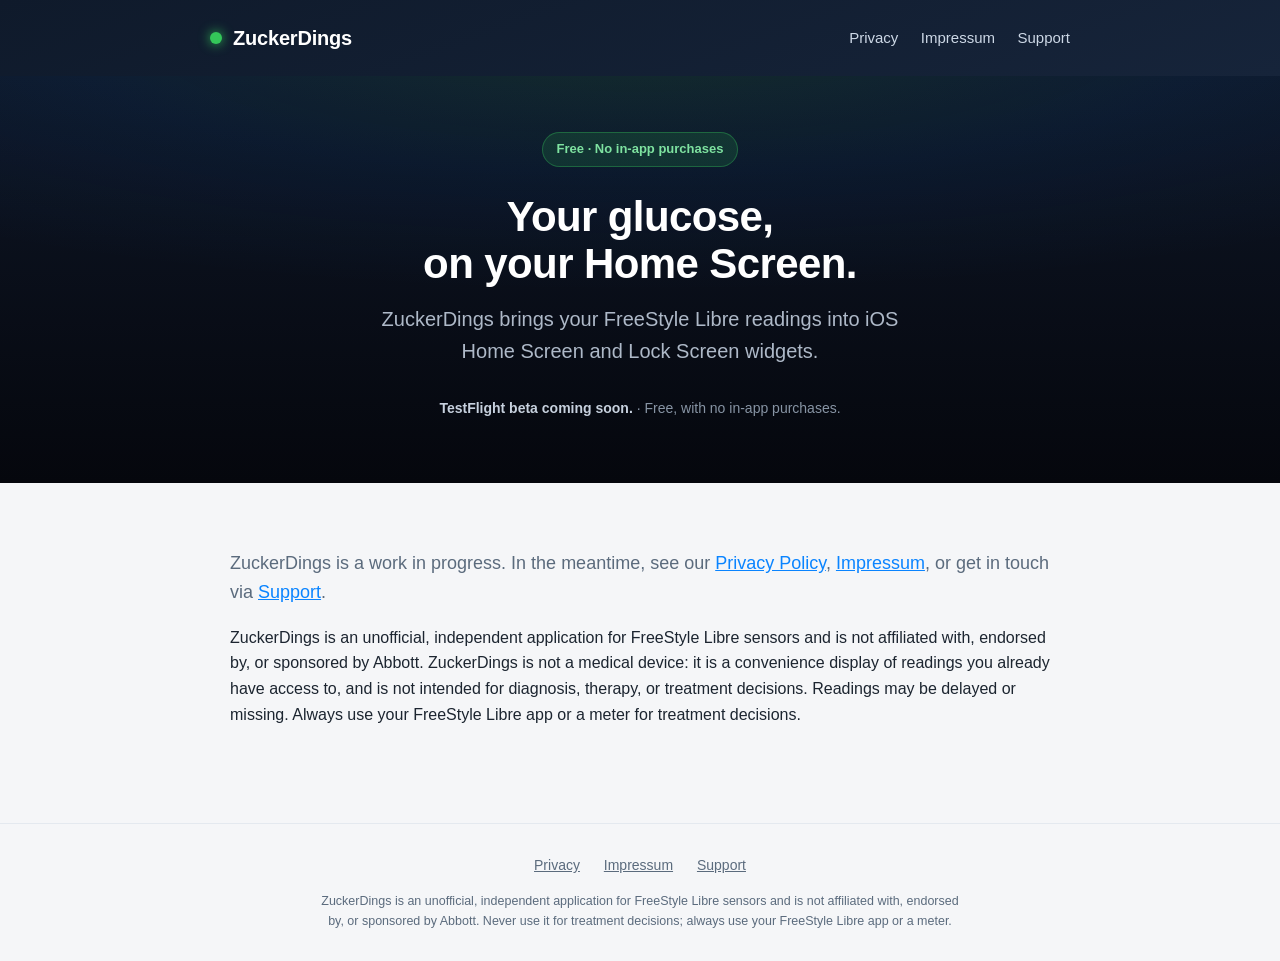
<file: index.html>
<!doctype html>
<html lang="en">
<head>
  <meta charset="utf-8">
  <meta name="viewport" content="width=device-width, initial-scale=1">
  <title>ZuckerDings: Glucose on your Home Screen</title>
  <meta name="description" content="ZuckerDings puts your FreeStyle Libre glucose readings into iOS Home Screen and Lock Screen widgets. Free, no in-app purchases.">

  <link rel="icon" type="image/png" sizes="64x64" href="assets/favicon-64.png">
  <link rel="apple-touch-icon" href="assets/apple-touch-icon.png">
  <link rel="stylesheet" href="style.css">

  <meta property="og:type" content="website">
  <meta property="og:title" content="ZuckerDings: Glucose on your Home Screen">
  <meta property="og:description" content="Your FreeStyle Libre glucose readings, right on your iOS Home Screen and Lock Screen widgets.">
  <meta property="og:image" content="assets/icon.png">
  <meta property="og:url" content="https://zuckerdings.poschenrieder.io/">
  <meta name="twitter:card" content="summary">
</head>
<body>
  <header class="site">
    <div class="wrap">
      <a class="brand" href="./"><span class="dot"></span> ZuckerDings</a>
      <nav class="site">
        <a href="privacy/">Privacy</a>
        <a href="impressum/">Impressum</a>
        <a href="support/">Support</a>
      </nav>
    </div>
  </header>

  <section class="hero">
    <div class="inner">
      <span class="pill">Free · No in-app purchases</span>

      <h1>Your glucose,<br>on your Home Screen.</h1>
      <p class="tag">ZuckerDings brings your FreeStyle Libre readings into iOS Home Screen and Lock Screen widgets.</p>

      <!-- TESTFLIGHT: replace with <a href="https://testflight.apple.com/join/XXXXXXXX">Join the TestFlight beta</a> once the public link exists -->
      <p class="store-note"><strong>TestFlight beta coming soon.</strong> · Free, with no in-app purchases.</p>
    </div>
  </section>

  <main>
    <p class="lede">ZuckerDings is a work in progress. In the meantime, see our <a href="privacy/">Privacy Policy</a>, <a href="impressum/">Impressum</a>, or get in touch via <a href="support/">Support</a>.</p>
    <p>ZuckerDings is an unofficial, independent application for FreeStyle Libre sensors and is not affiliated with, endorsed by, or sponsored by Abbott. ZuckerDings is not a medical device: it is a convenience display of readings you already have access to, and is not intended for diagnosis, therapy, or treatment decisions. Readings may be delayed or missing. Always use your FreeStyle Libre app or a meter for treatment decisions.</p>
  </main>

  <footer class="site">
    <a href="privacy/">Privacy</a>
    <a href="impressum/">Impressum</a>
    <a href="support/">Support</a>
    <span class="disclaimer">
      ZuckerDings is an unofficial, independent application for FreeStyle Libre sensors and is not affiliated with, endorsed by, or sponsored by Abbott. Never use it for treatment decisions; always use your FreeStyle Libre app or a meter.
    </span>
  </footer>
</body>
</html>
</file>
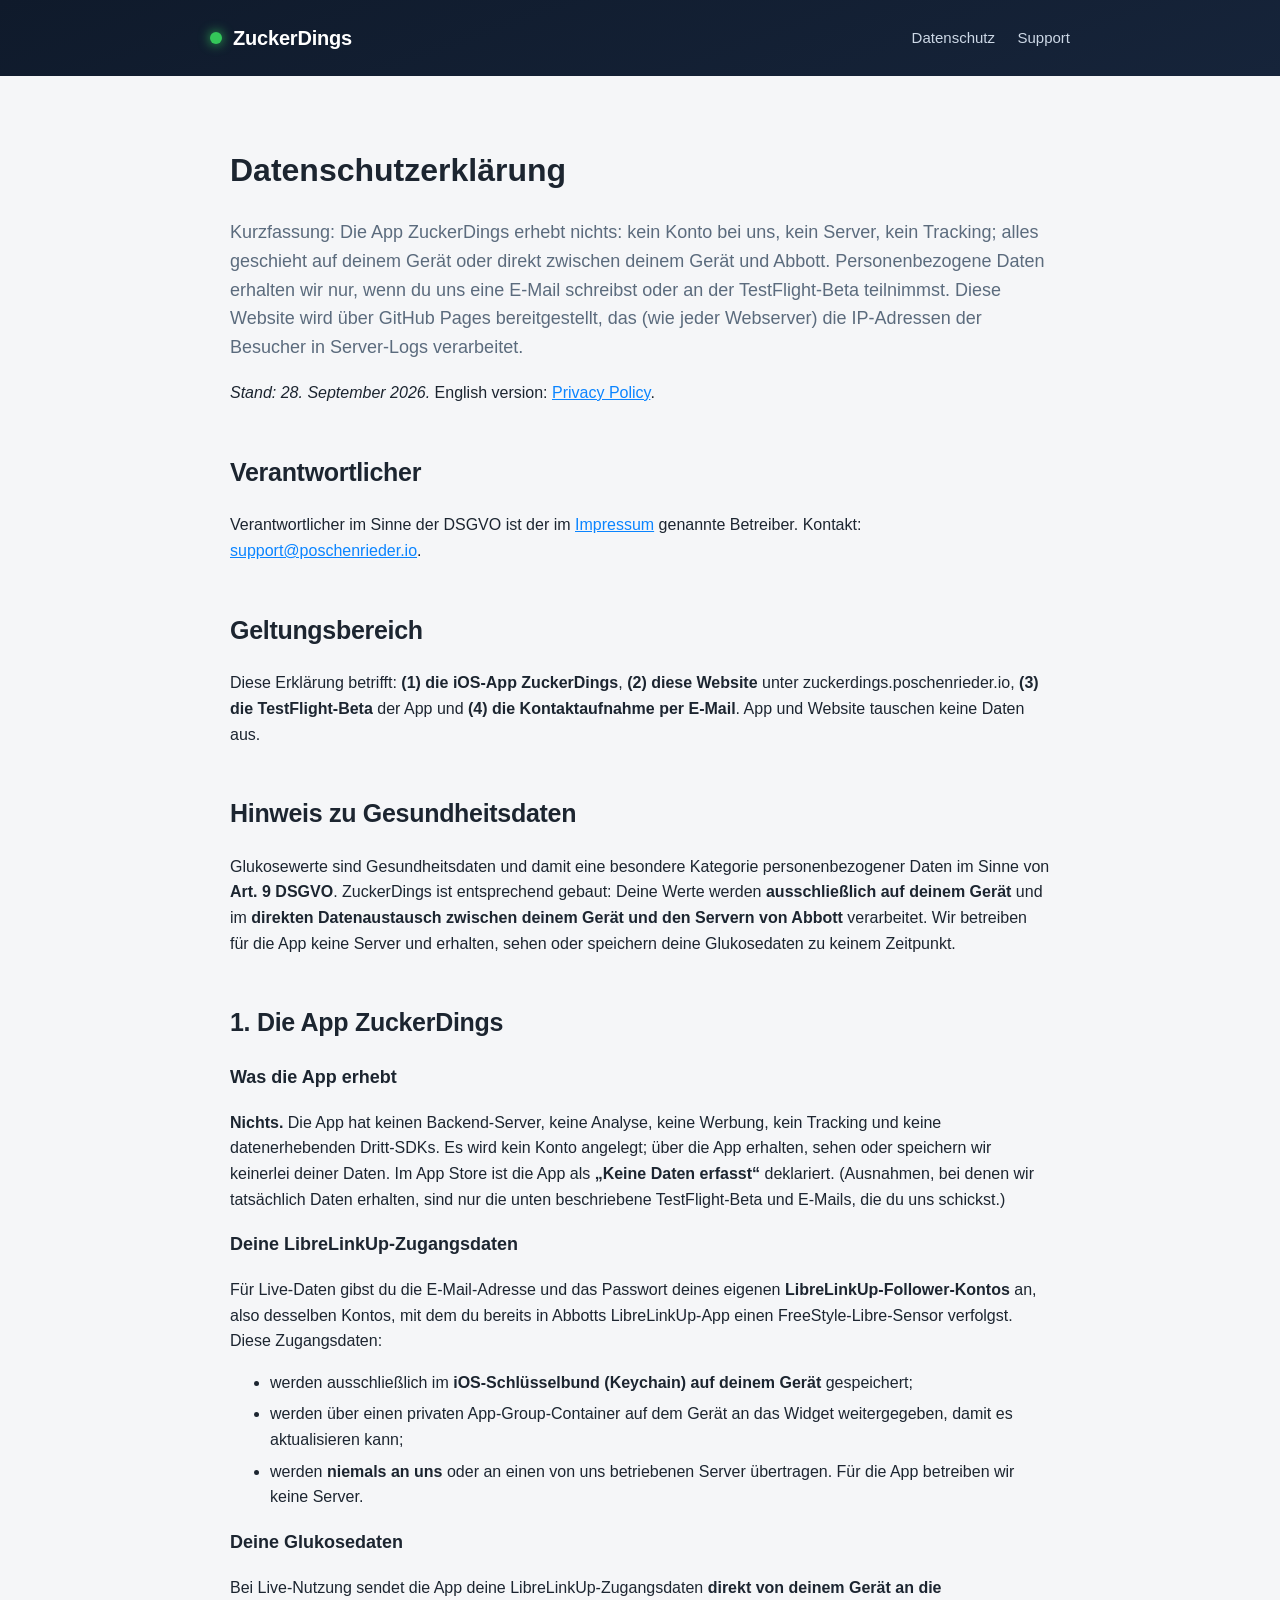
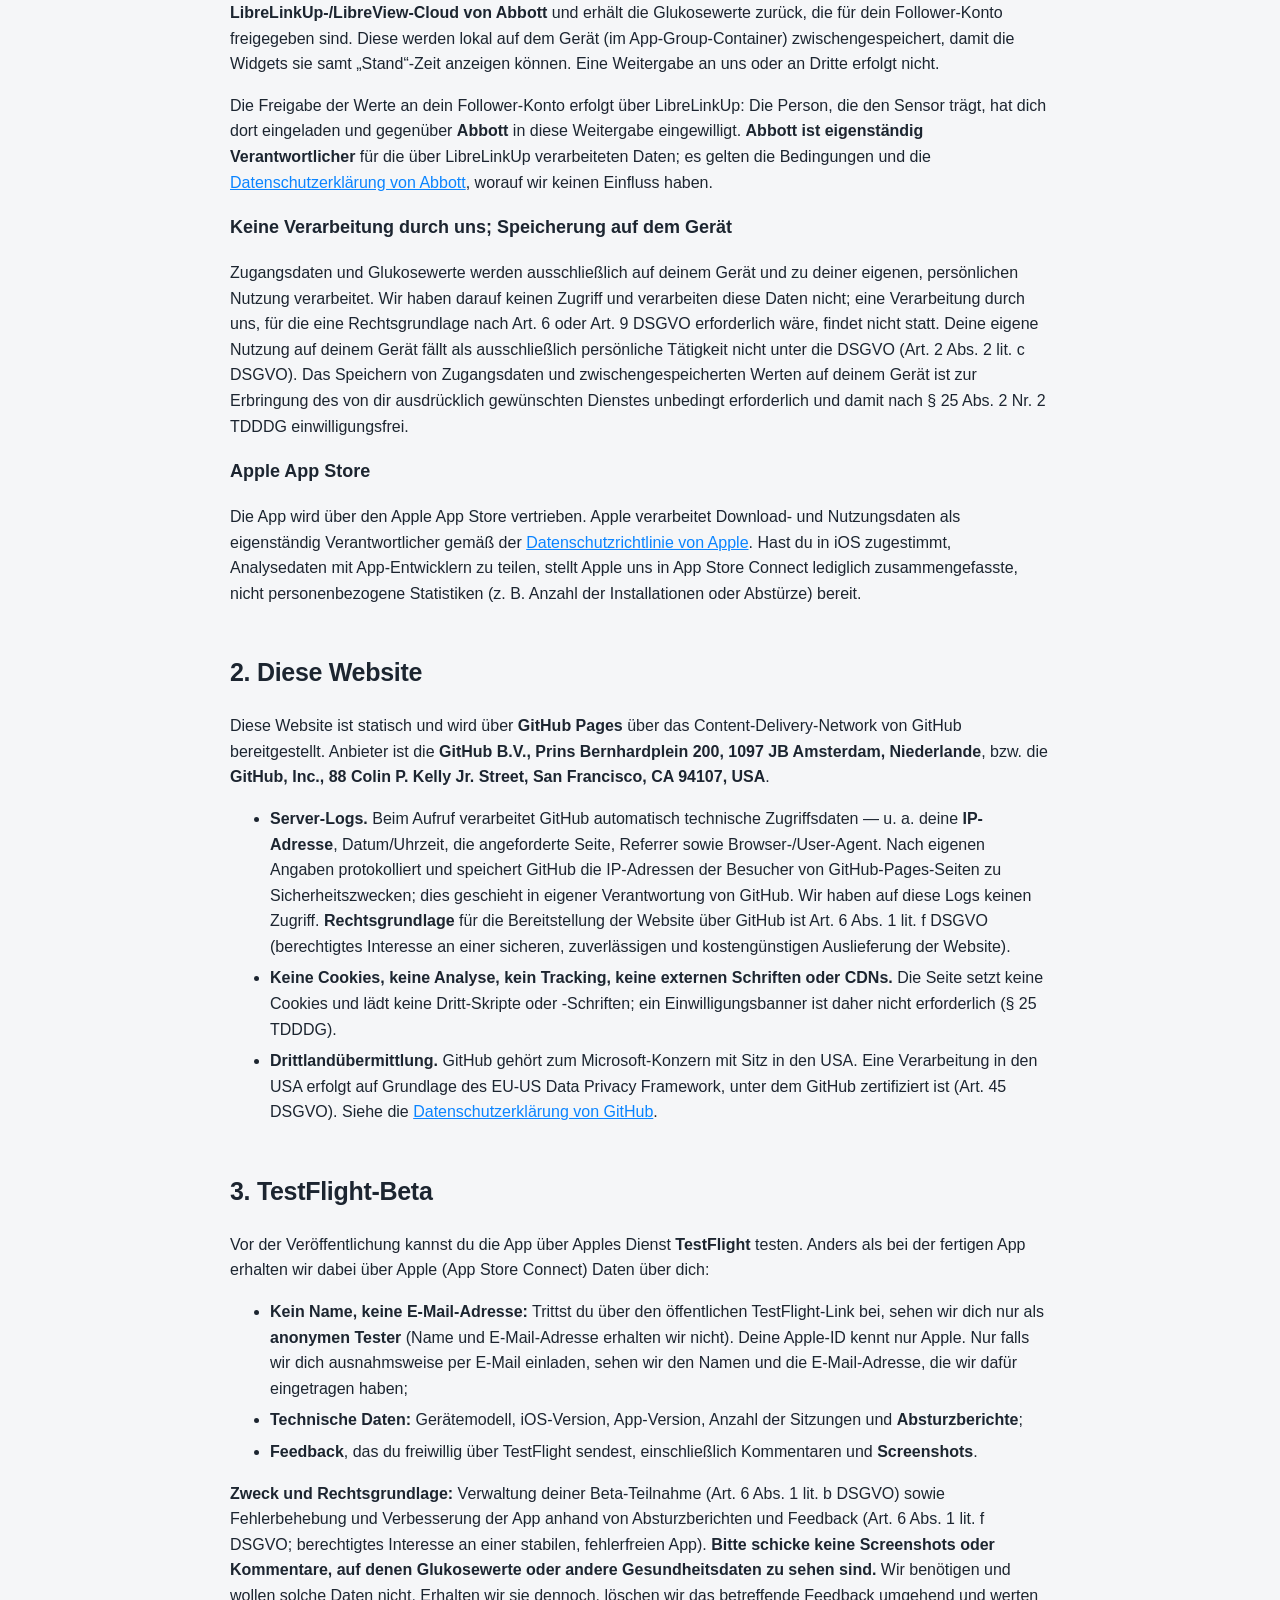
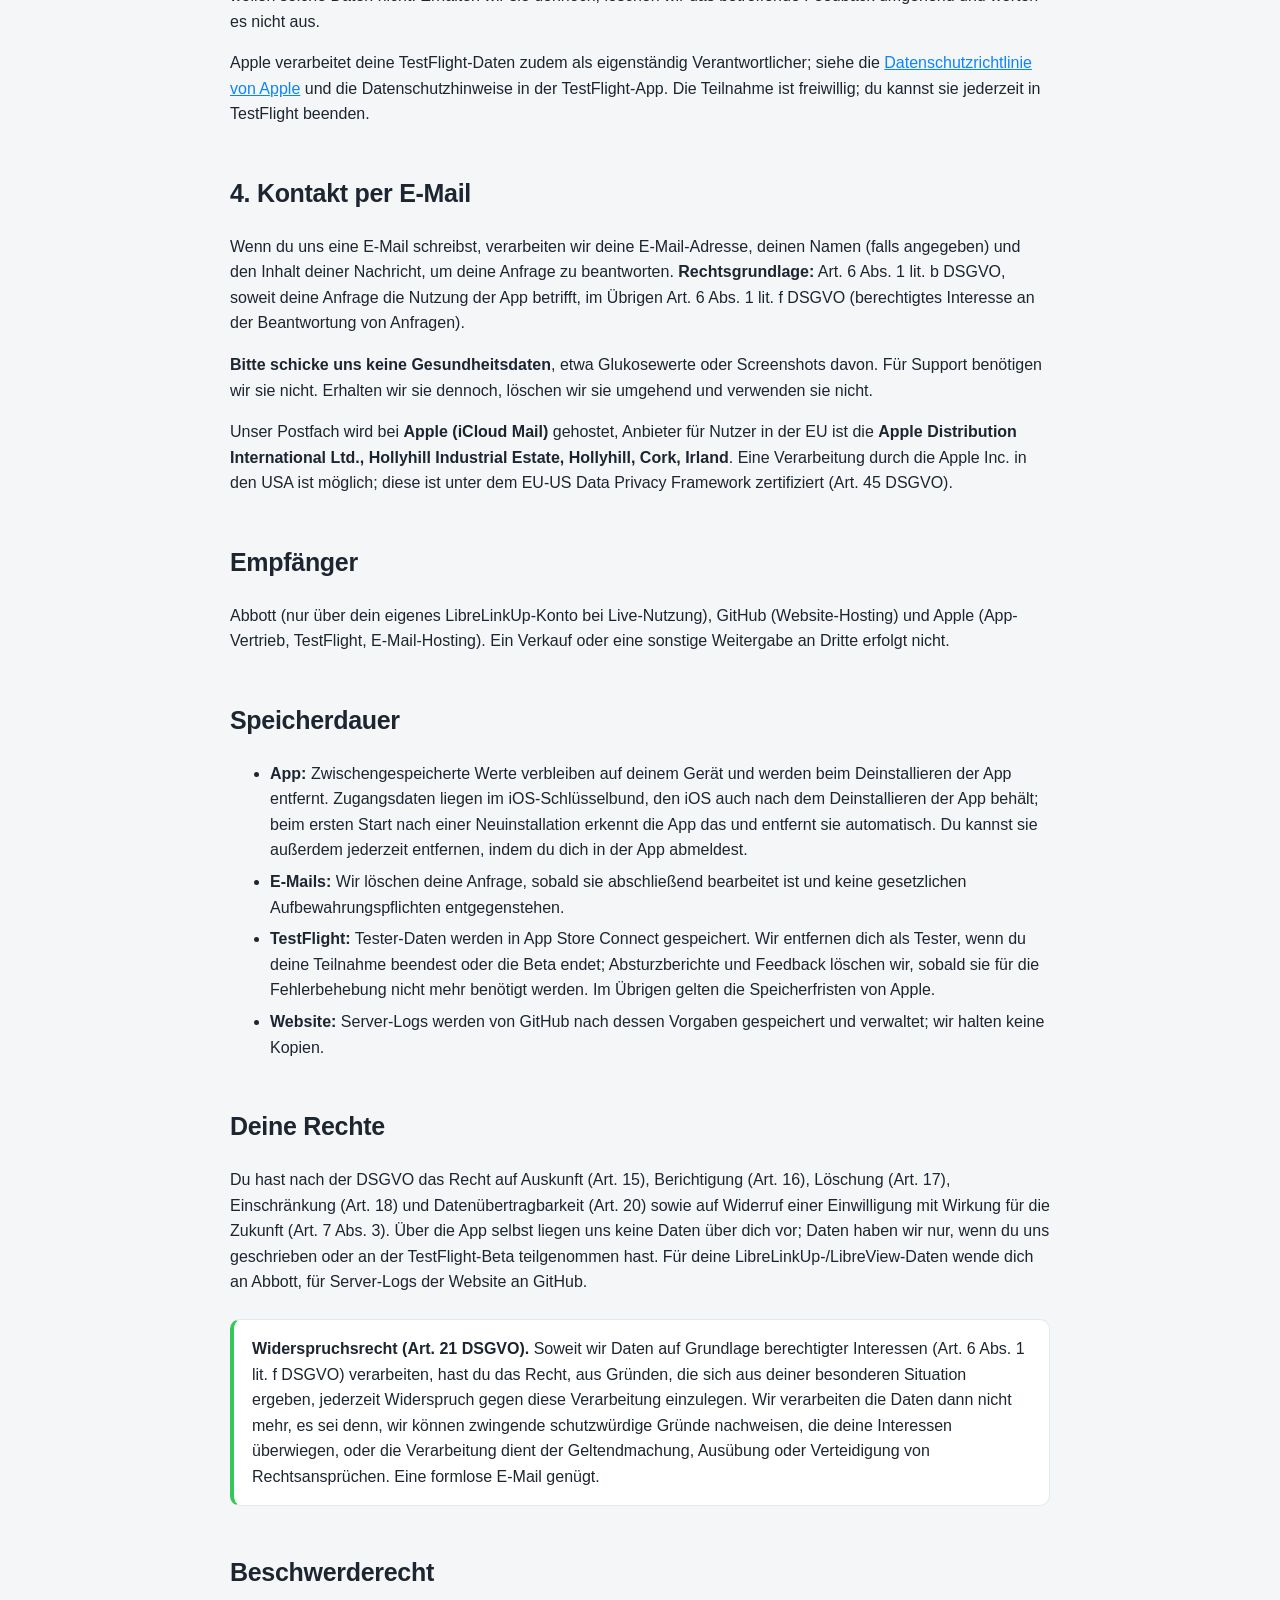
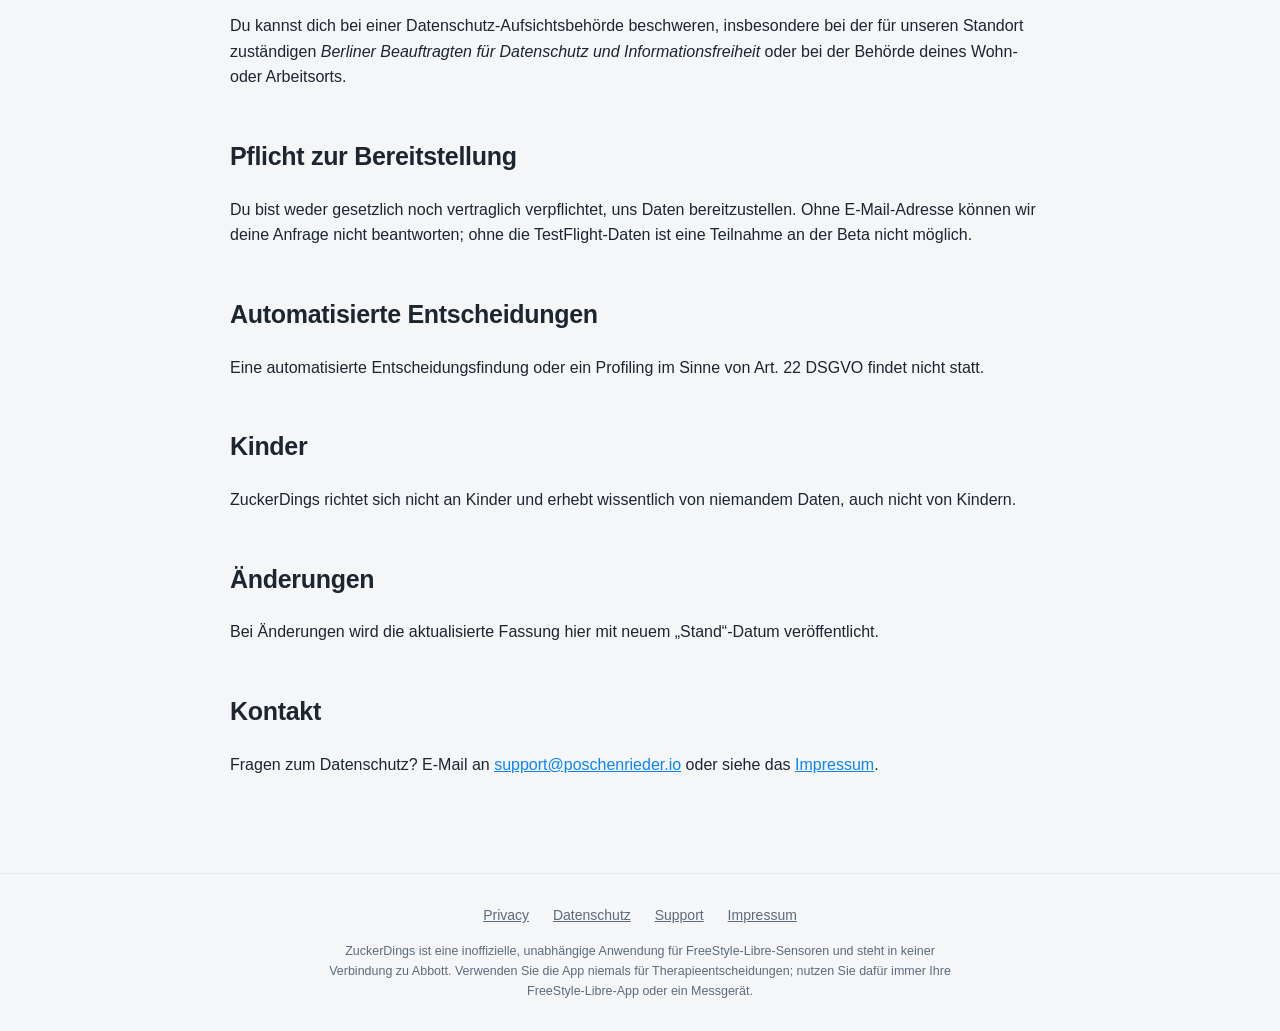
<file: datenschutz/index.html>
<!doctype html>
<html lang="de">
<head>
  <meta charset="utf-8">
  <meta name="viewport" content="width=device-width, initial-scale=1">
  <title>Datenschutzerklärung: ZuckerDings</title>
  <meta name="description" content="Datenschutzerklärung von ZuckerDings. Die App erhebt keine personenbezogenen Daten und betreibt keinen Server; diese Website wird über GitHub Pages bereitgestellt.">
  <link rel="stylesheet" href="../style.css">
</head>
<body>
  <header class="site">
    <div class="wrap">
      <a class="brand" href="../"><span class="dot"></span> ZuckerDings</a>
      <nav class="site">
        <a href="../datenschutz/">Datenschutz</a>
        <a href="../support/">Support</a>
      </nav>
    </div>
  </header>

  <main>
    <h1>Datenschutzerklärung</h1>
    <p class="lede">Kurzfassung: Die App ZuckerDings erhebt nichts: kein Konto bei uns, kein Server, kein Tracking; alles geschieht auf deinem Gerät oder direkt zwischen deinem Gerät und Abbott. Personenbezogene Daten erhalten wir nur, wenn du uns eine E-Mail schreibst oder an der TestFlight-Beta teilnimmst. Diese Website wird über GitHub Pages bereitgestellt, das (wie jeder Webserver) die IP-Adressen der Besucher in Server-Logs verarbeitet.</p>
    <p><em>Stand: 28. September 2026.</em> English version: <a href="../privacy/">Privacy Policy</a>.</p>

    <h2>Verantwortlicher</h2>
    <p>Verantwortlicher im Sinne der DSGVO ist der im <a href="../impressum/">Impressum</a> genannte Betreiber. Kontakt: <a href="mailto:&#115;&#117;&#112;&#112;&#111;&#114;&#116;&#64;&#112;&#111;&#115;&#99;&#104;&#101;&#110;&#114;&#105;&#101;&#100;&#101;&#114;&#46;&#105;&#111;">&#115;&#117;&#112;&#112;&#111;&#114;&#116;&#64;&#112;&#111;&#115;&#99;&#104;&#101;&#110;&#114;&#105;&#101;&#100;&#101;&#114;&#46;&#105;&#111;</a>.</p>

    <h2>Geltungsbereich</h2>
    <p>Diese Erklärung betrifft: <strong>(1) die iOS-App ZuckerDings</strong>, <strong>(2) diese Website</strong> unter zuckerdings.poschenrieder.io, <strong>(3) die TestFlight-Beta</strong> der App und <strong>(4) die Kontaktaufnahme per E-Mail</strong>. App und Website tauschen keine Daten aus.</p>

    <h2>Hinweis zu Gesundheitsdaten</h2>
    <p>Glukosewerte sind Gesundheitsdaten und damit eine besondere Kategorie personenbezogener Daten im Sinne von <strong>Art. 9 DSGVO</strong>. ZuckerDings ist entsprechend gebaut: Deine Werte werden <strong>ausschließlich auf deinem Gerät</strong> und im <strong>direkten Datenaustausch zwischen deinem Gerät und den Servern von Abbott</strong> verarbeitet. Wir betreiben für die App keine Server und erhalten, sehen oder speichern deine Glukosedaten zu keinem Zeitpunkt.</p>

    <h2>1. Die App ZuckerDings</h2>
    <h3>Was die App erhebt</h3>
    <p><strong>Nichts.</strong> Die App hat keinen Backend-Server, keine Analyse, keine Werbung, kein Tracking und keine datenerhebenden Dritt-SDKs. Es wird kein Konto angelegt; über die App erhalten, sehen oder speichern wir keinerlei deiner Daten. Im App Store ist die App als <strong>„Keine Daten erfasst“</strong> deklariert. (Ausnahmen, bei denen wir tatsächlich Daten erhalten, sind nur die unten beschriebene TestFlight-Beta und E-Mails, die du uns schickst.)</p>

    <h3>Deine LibreLinkUp-Zugangsdaten</h3>
    <p>Für Live-Daten gibst du die E-Mail-Adresse und das Passwort deines eigenen <strong>LibreLinkUp-Follower-Kontos</strong> an, also desselben Kontos, mit dem du bereits in Abbotts LibreLinkUp-App einen FreeStyle-Libre-Sensor verfolgst. Diese Zugangsdaten:</p>
    <ul>
      <li>werden ausschließlich im <strong>iOS-Schlüsselbund (Keychain) auf deinem Gerät</strong> gespeichert;</li>
      <li>werden über einen privaten App-Group-Container auf dem Gerät an das Widget weitergegeben, damit es aktualisieren kann;</li>
      <li>werden <strong>niemals an uns</strong> oder an einen von uns betriebenen Server übertragen. Für die App betreiben wir keine Server.</li>
    </ul>

    <h3>Deine Glukosedaten</h3>
    <p>Bei Live-Nutzung sendet die App deine LibreLinkUp-Zugangsdaten <strong>direkt von deinem Gerät an die LibreLinkUp-/LibreView-Cloud von Abbott</strong> und erhält die Glukosewerte zurück, die für dein Follower-Konto freigegeben sind. Diese werden lokal auf dem Gerät (im App-Group-Container) zwischengespeichert, damit die Widgets sie samt „Stand“-Zeit anzeigen können. Eine Weitergabe an uns oder an Dritte erfolgt nicht.</p>
    <p>Die Freigabe der Werte an dein Follower-Konto erfolgt über LibreLinkUp: Die Person, die den Sensor trägt, hat dich dort eingeladen und gegenüber <strong>Abbott</strong> in diese Weitergabe eingewilligt. <strong>Abbott ist eigenständig Verantwortlicher</strong> für die über LibreLinkUp verarbeiteten Daten; es gelten die Bedingungen und die <a href="https://www.abbott.com/privacy-policy.html" rel="noopener" target="_blank">Datenschutzerklärung von Abbott</a>, worauf wir keinen Einfluss haben.</p>

    <h3>Keine Verarbeitung durch uns; Speicherung auf dem Gerät</h3>
    <p>Zugangsdaten und Glukosewerte werden ausschließlich auf deinem Gerät und zu deiner eigenen, persönlichen Nutzung verarbeitet. Wir haben darauf keinen Zugriff und verarbeiten diese Daten nicht; eine Verarbeitung durch uns, für die eine Rechtsgrundlage nach Art. 6 oder Art. 9 DSGVO erforderlich wäre, findet nicht statt. Deine eigene Nutzung auf deinem Gerät fällt als ausschließlich persönliche Tätigkeit nicht unter die DSGVO (Art. 2 Abs. 2 lit. c DSGVO). Das Speichern von Zugangsdaten und zwischengespeicherten Werten auf deinem Gerät ist zur Erbringung des von dir ausdrücklich gewünschten Dienstes unbedingt erforderlich und damit nach § 25 Abs. 2 Nr. 2 TDDDG einwilligungsfrei.</p>

    <h3>Apple App Store</h3>
    <p>Die App wird über den Apple App Store vertrieben. Apple verarbeitet Download- und Nutzungsdaten als eigenständig Verantwortlicher gemäß der <a href="https://www.apple.com/legal/privacy/" rel="noopener" target="_blank">Datenschutzrichtlinie von Apple</a>. Hast du in iOS zugestimmt, Analysedaten mit App-Entwicklern zu teilen, stellt Apple uns in App Store Connect lediglich zusammengefasste, nicht personenbezogene Statistiken (z. B. Anzahl der Installationen oder Abstürze) bereit.</p>

    <h2>2. Diese Website</h2>
    <p>Diese Website ist statisch und wird über <strong>GitHub Pages</strong> über das Content-Delivery-Network von GitHub bereitgestellt. Anbieter ist die <strong>GitHub B.V., Prins Bernhardplein 200, 1097 JB Amsterdam, Niederlande</strong>, bzw. die <strong>GitHub, Inc., 88 Colin P. Kelly Jr. Street, San Francisco, CA 94107, USA</strong>.</p>
    <ul>
      <li><strong>Server-Logs.</strong> Beim Aufruf verarbeitet GitHub automatisch technische Zugriffsdaten — u. a. deine <strong>IP-Adresse</strong>, Datum/Uhrzeit, die angeforderte Seite, Referrer sowie Browser-/User-Agent. Nach eigenen Angaben protokolliert und speichert GitHub die IP-Adressen der Besucher von GitHub-Pages-Seiten zu Sicherheitszwecken; dies geschieht in eigener Verantwortung von GitHub. Wir haben auf diese Logs keinen Zugriff. <strong>Rechtsgrundlage</strong> für die Bereitstellung der Website über GitHub ist Art. 6 Abs. 1 lit. f DSGVO (berechtigtes Interesse an einer sicheren, zuverlässigen und kostengünstigen Auslieferung der Website).</li>
      <li><strong>Keine Cookies, keine Analyse, kein Tracking, keine externen Schriften oder CDNs.</strong> Die Seite setzt keine Cookies und lädt keine Dritt-Skripte oder -Schriften; ein Einwilligungsbanner ist daher nicht erforderlich (§ 25 TDDDG).</li>
      <li><strong>Drittlandübermittlung.</strong> GitHub gehört zum Microsoft-Konzern mit Sitz in den USA. Eine Verarbeitung in den USA erfolgt auf Grundlage des EU-US Data Privacy Framework, unter dem GitHub zertifiziert ist (Art. 45 DSGVO). Siehe die <a href="https://docs.github.com/site-policy/privacy-policies/github-general-privacy-statement" rel="noopener" target="_blank">Datenschutzerklärung von GitHub</a>.</li>
    </ul>

    <h2>3. TestFlight-Beta</h2>
    <p>Vor der Veröffentlichung kannst du die App über Apples Dienst <strong>TestFlight</strong> testen. Anders als bei der fertigen App erhalten wir dabei über Apple (App Store Connect) Daten über dich:</p>
    <ul>
      <li><strong>Kein Name, keine E-Mail-Adresse:</strong> Trittst du über den öffentlichen TestFlight-Link bei, sehen wir dich nur als <strong>anonymen Tester</strong> (Name und E-Mail-Adresse erhalten wir nicht). Deine Apple-ID kennt nur Apple. Nur falls wir dich ausnahmsweise per E-Mail einladen, sehen wir den Namen und die E-Mail-Adresse, die wir dafür eingetragen haben;</li>
      <li><strong>Technische Daten:</strong> Gerätemodell, iOS-Version, App-Version, Anzahl der Sitzungen und <strong>Absturzberichte</strong>;</li>
      <li><strong>Feedback</strong>, das du freiwillig über TestFlight sendest, einschließlich Kommentaren und <strong>Screenshots</strong>.</li>
    </ul>
    <p><strong>Zweck und Rechtsgrundlage:</strong> Verwaltung deiner Beta-Teilnahme (Art. 6 Abs. 1 lit. b DSGVO) sowie Fehlerbehebung und Verbesserung der App anhand von Absturzberichten und Feedback (Art. 6 Abs. 1 lit. f DSGVO; berechtigtes Interesse an einer stabilen, fehlerfreien App). <strong>Bitte schicke keine Screenshots oder Kommentare, auf denen Glukosewerte oder andere Gesundheitsdaten zu sehen sind.</strong> Wir benötigen und wollen solche Daten nicht. Erhalten wir sie dennoch, löschen wir das betreffende Feedback umgehend und werten es nicht aus.</p>
    <p>Apple verarbeitet deine TestFlight-Daten zudem als eigenständig Verantwortlicher; siehe die <a href="https://www.apple.com/legal/privacy/" rel="noopener" target="_blank">Datenschutzrichtlinie von Apple</a> und die Datenschutzhinweise in der TestFlight-App. Die Teilnahme ist freiwillig; du kannst sie jederzeit in TestFlight beenden.</p>

    <h2>4. Kontakt per E-Mail</h2>
    <p>Wenn du uns eine E-Mail schreibst, verarbeiten wir deine E-Mail-Adresse, deinen Namen (falls angegeben) und den Inhalt deiner Nachricht, um deine Anfrage zu beantworten. <strong>Rechtsgrundlage:</strong> Art. 6 Abs. 1 lit. b DSGVO, soweit deine Anfrage die Nutzung der App betrifft, im Übrigen Art. 6 Abs. 1 lit. f DSGVO (berechtigtes Interesse an der Beantwortung von Anfragen).</p>
    <p><strong>Bitte schicke uns keine Gesundheitsdaten</strong>, etwa Glukosewerte oder Screenshots davon. Für Support benötigen wir sie nicht. Erhalten wir sie dennoch, löschen wir sie umgehend und verwenden sie nicht.</p>
    <p>Unser Postfach wird bei <strong>Apple (iCloud Mail)</strong> gehostet, Anbieter für Nutzer in der EU ist die <strong>Apple Distribution International Ltd., Hollyhill Industrial Estate, Hollyhill, Cork, Irland</strong>. Eine Verarbeitung durch die Apple Inc. in den USA ist möglich; diese ist unter dem EU-US Data Privacy Framework zertifiziert (Art. 45 DSGVO).</p>

    <h2>Empfänger</h2>
    <p>Abbott (nur über dein eigenes LibreLinkUp-Konto bei Live-Nutzung), GitHub (Website-Hosting) und Apple (App-Vertrieb, TestFlight, E-Mail-Hosting). Ein Verkauf oder eine sonstige Weitergabe an Dritte erfolgt nicht.</p>

    <h2>Speicherdauer</h2>
    <ul>
      <li><strong>App:</strong> Zwischengespeicherte Werte verbleiben auf deinem Gerät und werden beim Deinstallieren der App entfernt. Zugangsdaten liegen im iOS-Schlüsselbund, den iOS auch nach dem Deinstallieren der App behält; beim ersten Start nach einer Neuinstallation erkennt die App das und entfernt sie automatisch. Du kannst sie außerdem jederzeit entfernen, indem du dich in der App abmeldest.</li>
      <li><strong>E-Mails:</strong> Wir löschen deine Anfrage, sobald sie abschließend bearbeitet ist und keine gesetzlichen Aufbewahrungspflichten entgegenstehen.</li>
      <li><strong>TestFlight:</strong> Tester-Daten werden in App Store Connect gespeichert. Wir entfernen dich als Tester, wenn du deine Teilnahme beendest oder die Beta endet; Absturzberichte und Feedback löschen wir, sobald sie für die Fehlerbehebung nicht mehr benötigt werden. Im Übrigen gelten die Speicherfristen von Apple.</li>
      <li><strong>Website:</strong> Server-Logs werden von GitHub nach dessen Vorgaben gespeichert und verwaltet; wir halten keine Kopien.</li>
    </ul>

    <h2>Deine Rechte</h2>
    <p>Du hast nach der DSGVO das Recht auf Auskunft (Art. 15), Berichtigung (Art. 16), Löschung (Art. 17), Einschränkung (Art. 18) und Datenübertragbarkeit (Art. 20) sowie auf Widerruf einer Einwilligung mit Wirkung für die Zukunft (Art. 7 Abs. 3). Über die App selbst liegen uns keine Daten über dich vor; Daten haben wir nur, wenn du uns geschrieben oder an der TestFlight-Beta teilgenommen hast. Für deine LibreLinkUp-/LibreView-Daten wende dich an Abbott, für Server-Logs der Website an GitHub.</p>

    <div class="note">
      <strong>Widerspruchsrecht (Art. 21 DSGVO).</strong> Soweit wir Daten auf Grundlage berechtigter Interessen (Art. 6 Abs. 1 lit. f DSGVO) verarbeiten, hast du das Recht, aus Gründen, die sich aus deiner besonderen Situation ergeben, jederzeit Widerspruch gegen diese Verarbeitung einzulegen. Wir verarbeiten die Daten dann nicht mehr, es sei denn, wir können zwingende schutzwürdige Gründe nachweisen, die deine Interessen überwiegen, oder die Verarbeitung dient der Geltendmachung, Ausübung oder Verteidigung von Rechtsansprüchen. Eine formlose E-Mail genügt.
    </div>

    <h2>Beschwerderecht</h2>
    <p>Du kannst dich bei einer Datenschutz-Aufsichtsbehörde beschweren, insbesondere bei der für unseren Standort zuständigen <em>Berliner Beauftragten für Datenschutz und Informationsfreiheit</em> oder bei der Behörde deines Wohn- oder Arbeitsorts.</p>

    <h2>Pflicht zur Bereitstellung</h2>
    <p>Du bist weder gesetzlich noch vertraglich verpflichtet, uns Daten bereitzustellen. Ohne E-Mail-Adresse können wir deine Anfrage nicht beantworten; ohne die TestFlight-Daten ist eine Teilnahme an der Beta nicht möglich.</p>

    <h2>Automatisierte Entscheidungen</h2>
    <p>Eine automatisierte Entscheidungsfindung oder ein Profiling im Sinne von Art. 22 DSGVO findet nicht statt.</p>

    <h2>Kinder</h2>
    <p>ZuckerDings richtet sich nicht an Kinder und erhebt wissentlich von niemandem Daten, auch nicht von Kindern.</p>

    <h2>Änderungen</h2>
    <p>Bei Änderungen wird die aktualisierte Fassung hier mit neuem „Stand“-Datum veröffentlicht.</p>

    <h2>Kontakt</h2>
    <p>Fragen zum Datenschutz? E-Mail an <a href="mailto:&#115;&#117;&#112;&#112;&#111;&#114;&#116;&#64;&#112;&#111;&#115;&#99;&#104;&#101;&#110;&#114;&#105;&#101;&#100;&#101;&#114;&#46;&#105;&#111;">&#115;&#117;&#112;&#112;&#111;&#114;&#116;&#64;&#112;&#111;&#115;&#99;&#104;&#101;&#110;&#114;&#105;&#101;&#100;&#101;&#114;&#46;&#105;&#111;</a> oder siehe das <a href="../impressum/">Impressum</a>.</p>
  </main>

  <footer class="site">
    <a href="../privacy/">Privacy</a>
    <a href="../datenschutz/">Datenschutz</a>
    <a href="../support/">Support</a>
    <a href="../impressum/">Impressum</a>
    <span class="disclaimer">
      ZuckerDings ist eine inoffizielle, unabhängige Anwendung für FreeStyle-Libre-Sensoren und steht in keiner Verbindung zu Abbott. Verwenden Sie die App niemals für Therapieentscheidungen; nutzen Sie dafür immer Ihre FreeStyle-Libre-App oder ein Messgerät.
    </span>
  </footer>
</body>
</html>
</file>
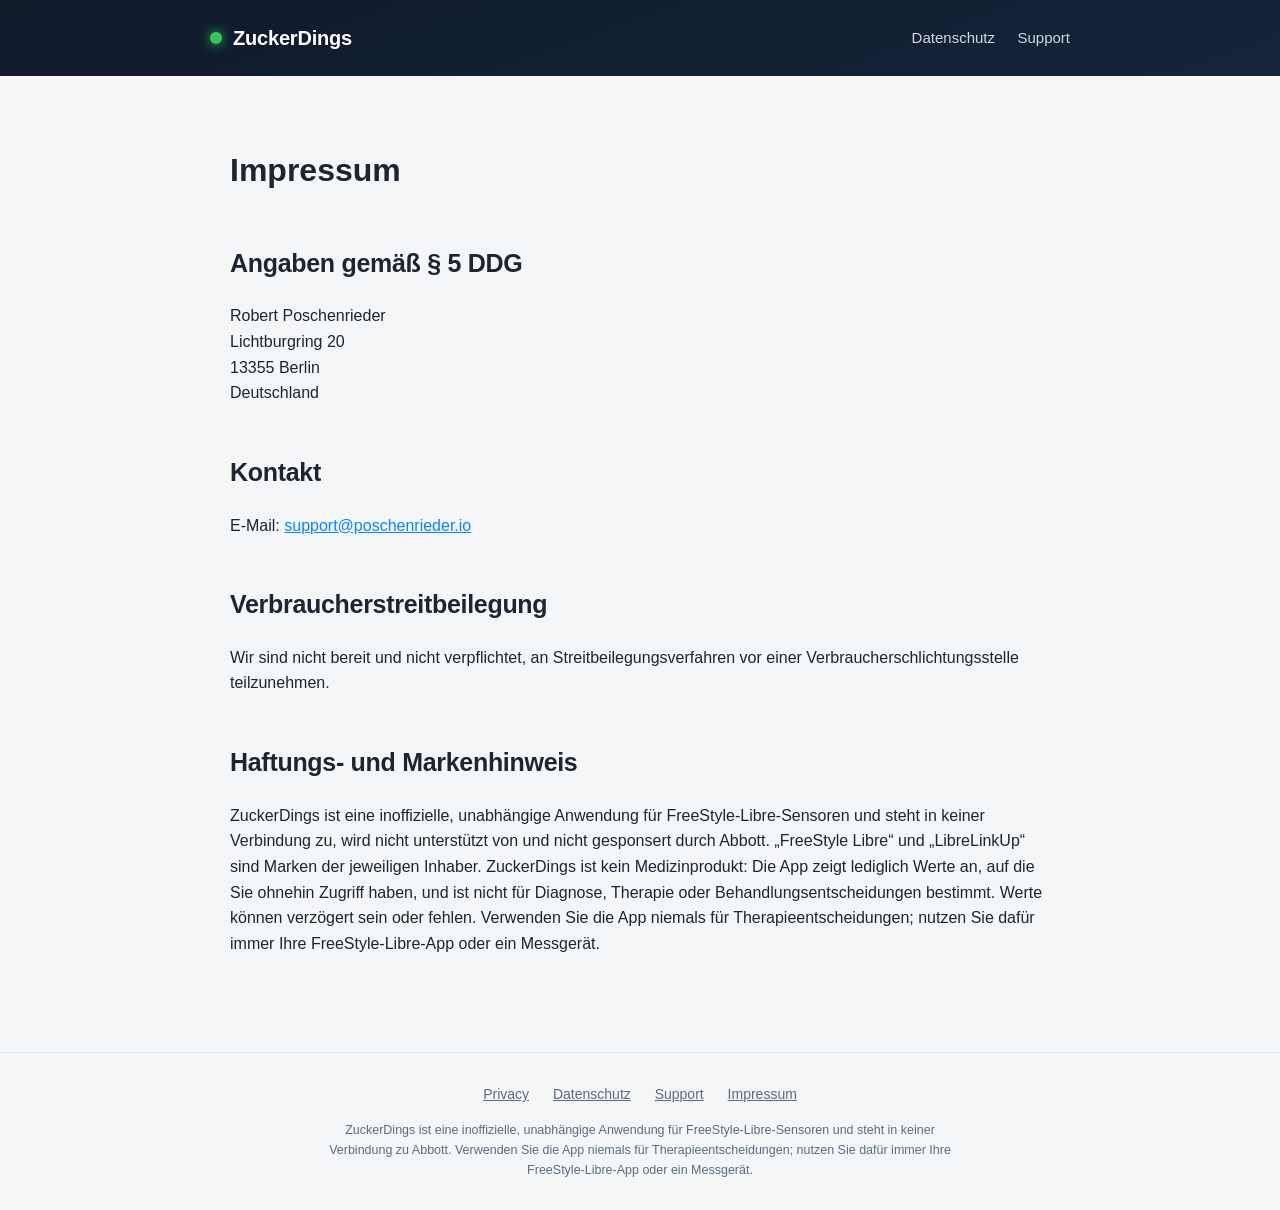
<file: impressum/index.html>
<!doctype html>
<html lang="de">
<head>
  <meta charset="utf-8">
  <meta name="viewport" content="width=device-width, initial-scale=1">
  <meta name="robots" content="noindex, nofollow, noai, noimageai">
  <title>Impressum: ZuckerDings</title>
  <meta name="description" content="Impressum / Legal Notice für ZuckerDings.">
  <link rel="stylesheet" href="../style.css">
</head>
<body>
  <header class="site">
    <div class="wrap">
      <a class="brand" href="../"><span class="dot"></span> ZuckerDings</a>
      <nav class="site">
        <a href="../datenschutz/">Datenschutz</a>
        <a href="../support/">Support</a>
      </nav>
    </div>
  </header>

  <main>
    <h1>Impressum</h1>

    <h2>Angaben gemäß § 5 DDG</h2>
    <p>
      Robert Poschenrieder<br>
      Lichtburgring 20<br>
      13355 Berlin<br>
      Deutschland
    </p>

    <h2>Kontakt</h2>
    <p>
      E-Mail:
      <a href="mailto:&#115;&#117;&#112;&#112;&#111;&#114;&#116;&#64;&#112;&#111;&#115;&#99;&#104;&#101;&#110;&#114;&#105;&#101;&#100;&#101;&#114;&#46;&#105;&#111;">&#115;&#117;&#112;&#112;&#111;&#114;&#116;&#64;&#112;&#111;&#115;&#99;&#104;&#101;&#110;&#114;&#105;&#101;&#100;&#101;&#114;&#46;&#105;&#111;</a>
    </p>

    <h2>Verbraucherstreitbeilegung</h2>
    <p>Wir sind nicht bereit und nicht verpflichtet, an Streitbeilegungsverfahren vor einer Verbraucherschlichtungsstelle teilzunehmen.</p>

    <h2>Haftungs- und Markenhinweis</h2>
    <p>ZuckerDings ist eine inoffizielle, unabhängige Anwendung für FreeStyle-Libre-Sensoren und steht in keiner Verbindung zu, wird nicht unterstützt von und nicht gesponsert durch Abbott. „FreeStyle Libre“ und „LibreLinkUp“ sind Marken der jeweiligen Inhaber. ZuckerDings ist kein Medizinprodukt: Die App zeigt lediglich Werte an, auf die Sie ohnehin Zugriff haben, und ist nicht für Diagnose, Therapie oder Behandlungsentscheidungen bestimmt. Werte können verzögert sein oder fehlen. Verwenden Sie die App niemals für Therapieentscheidungen; nutzen Sie dafür immer Ihre FreeStyle-Libre-App oder ein Messgerät.</p>
  </main>

  <footer class="site">
    <a href="../privacy/">Privacy</a>
    <a href="../datenschutz/">Datenschutz</a>
    <a href="../support/">Support</a>
    <a href="../impressum/">Impressum</a>
    <span class="disclaimer">
      ZuckerDings ist eine inoffizielle, unabhängige Anwendung für FreeStyle-Libre-Sensoren und steht in keiner Verbindung zu Abbott. Verwenden Sie die App niemals für Therapieentscheidungen; nutzen Sie dafür immer Ihre FreeStyle-Libre-App oder ein Messgerät.
    </span>
  </footer>
</body>
</html>
</file>
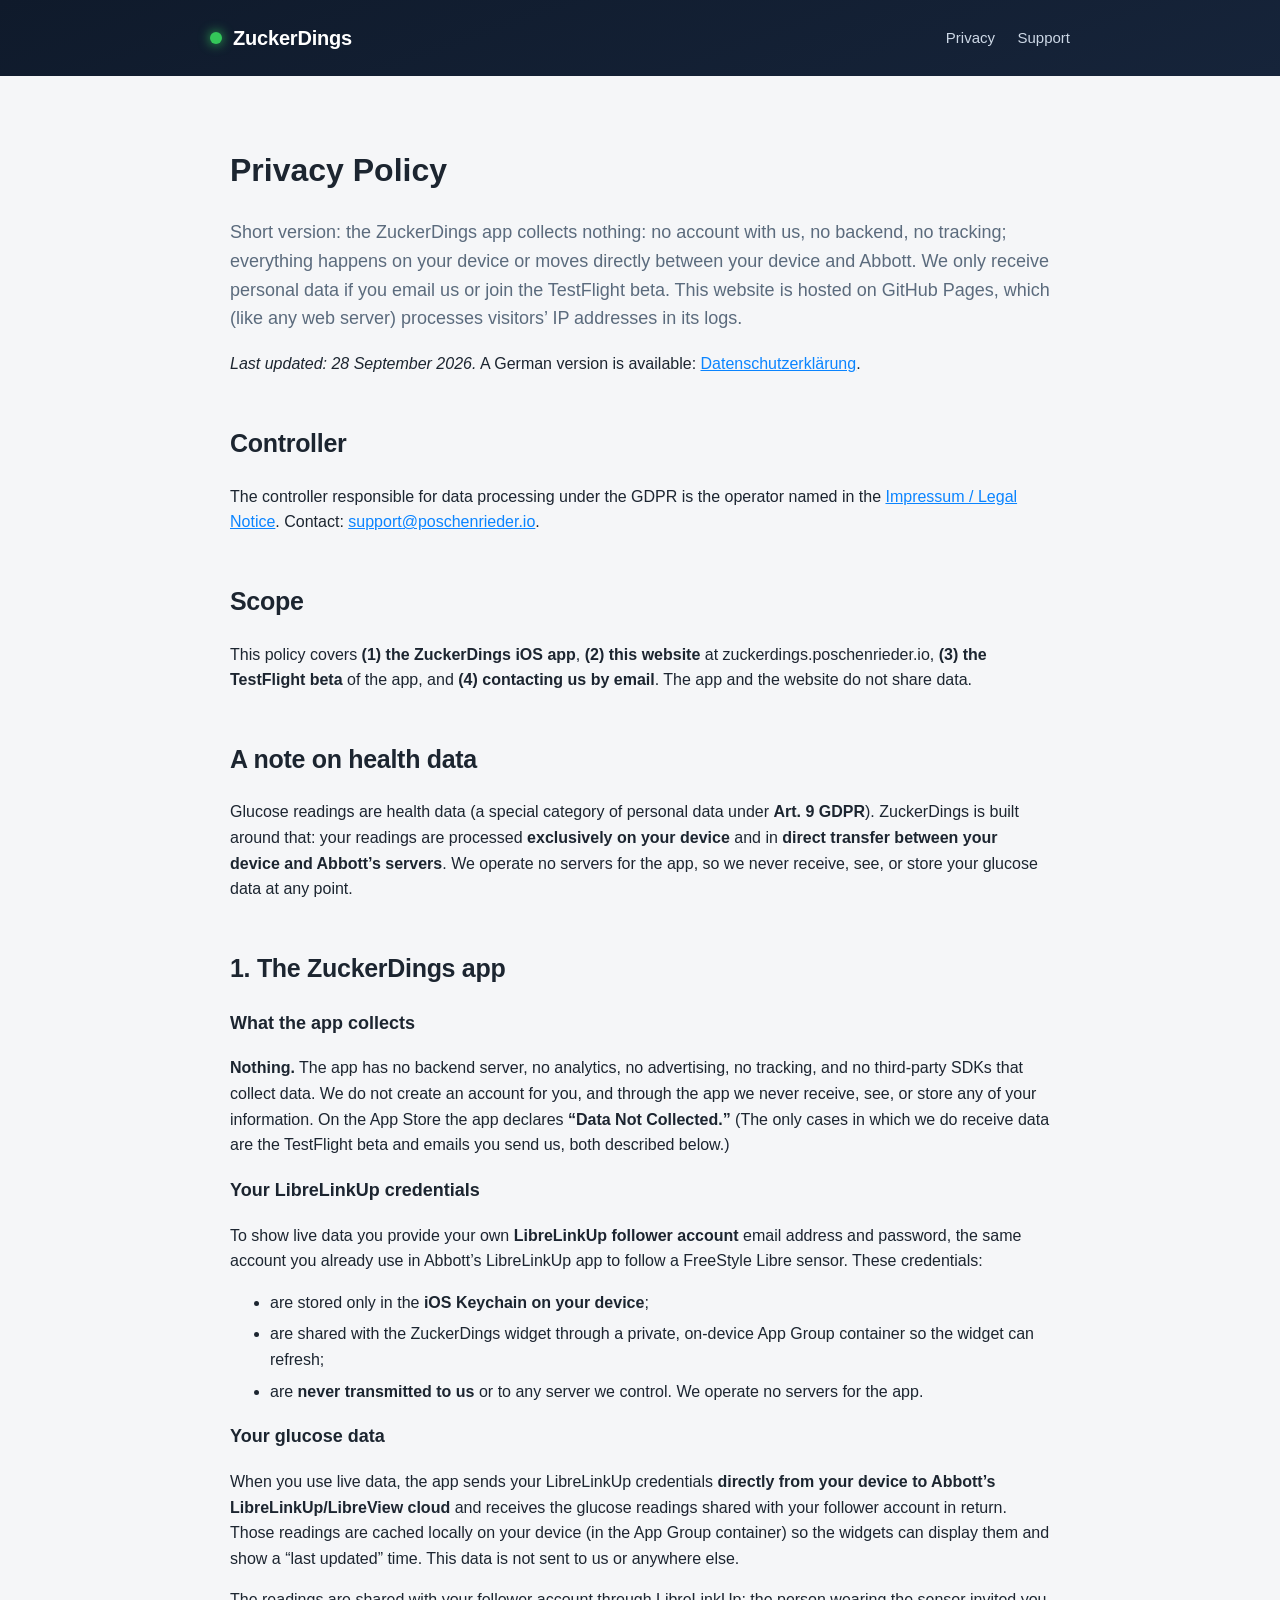
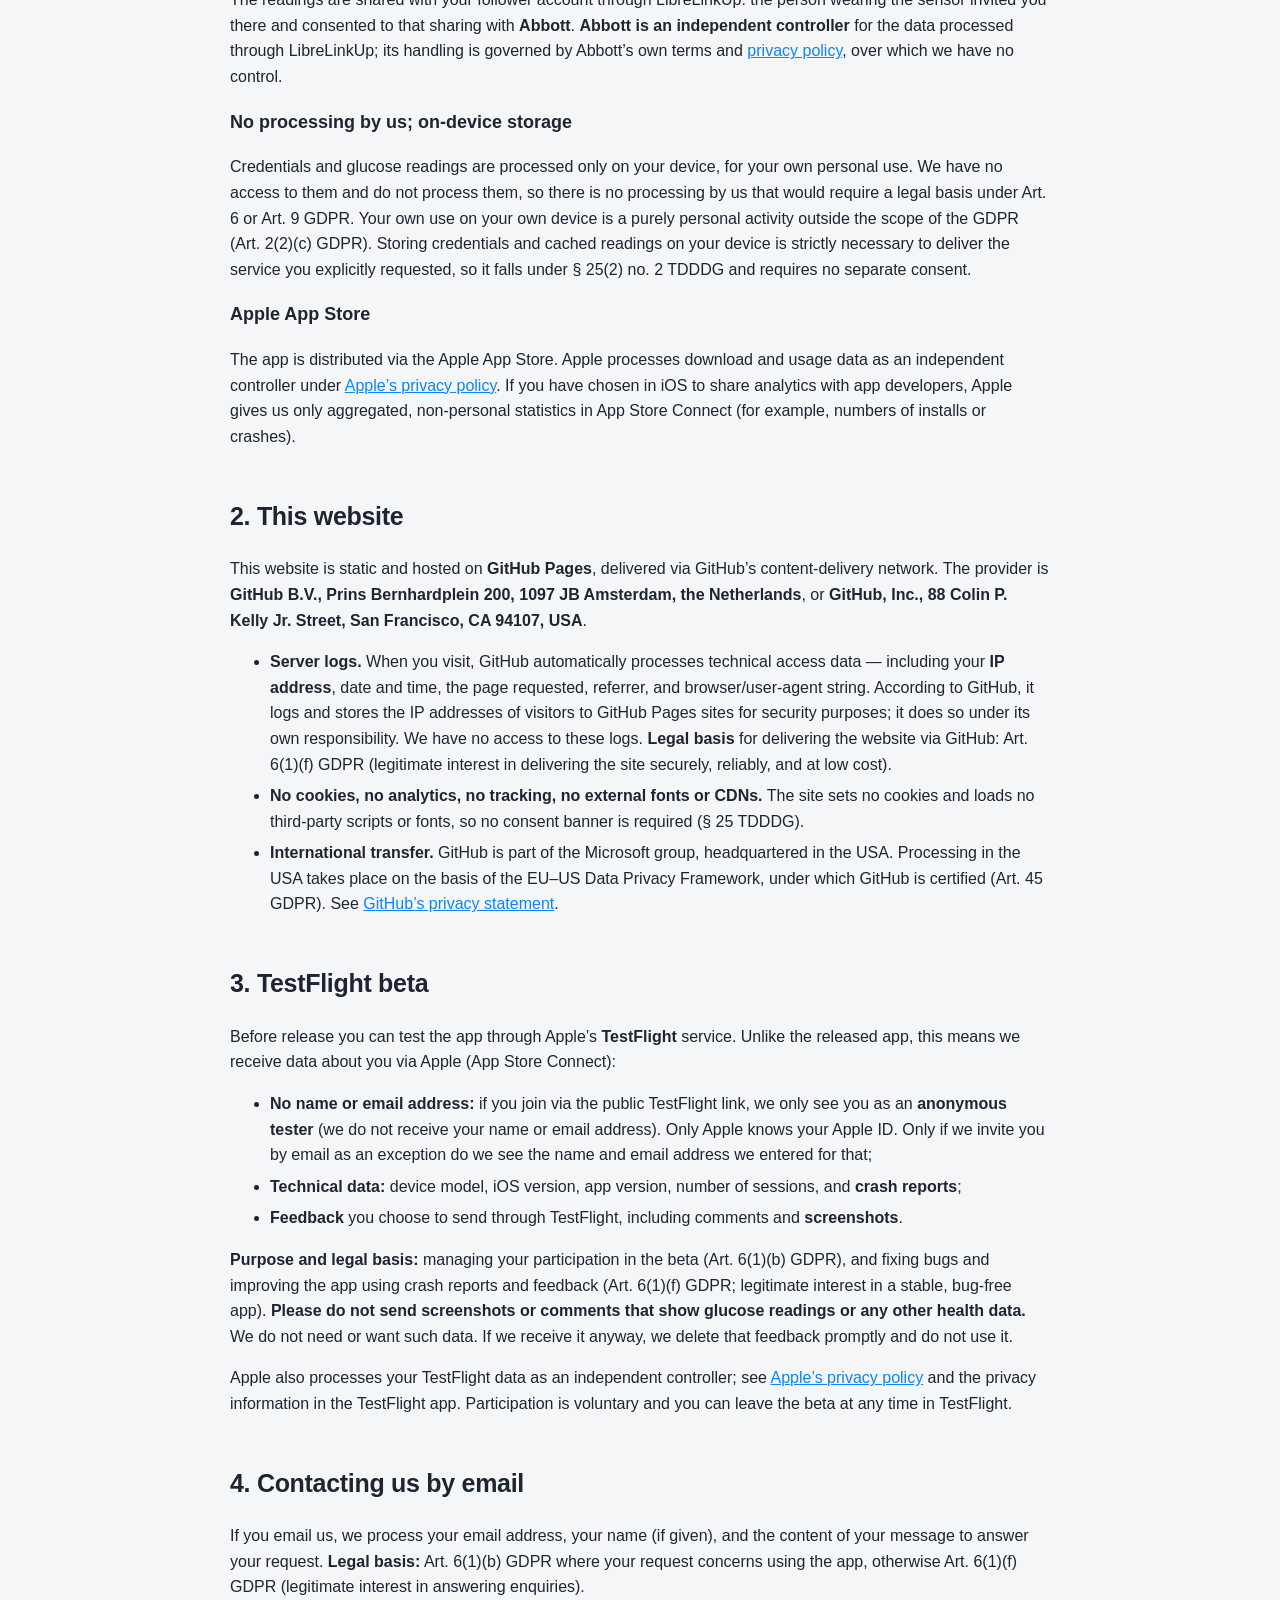
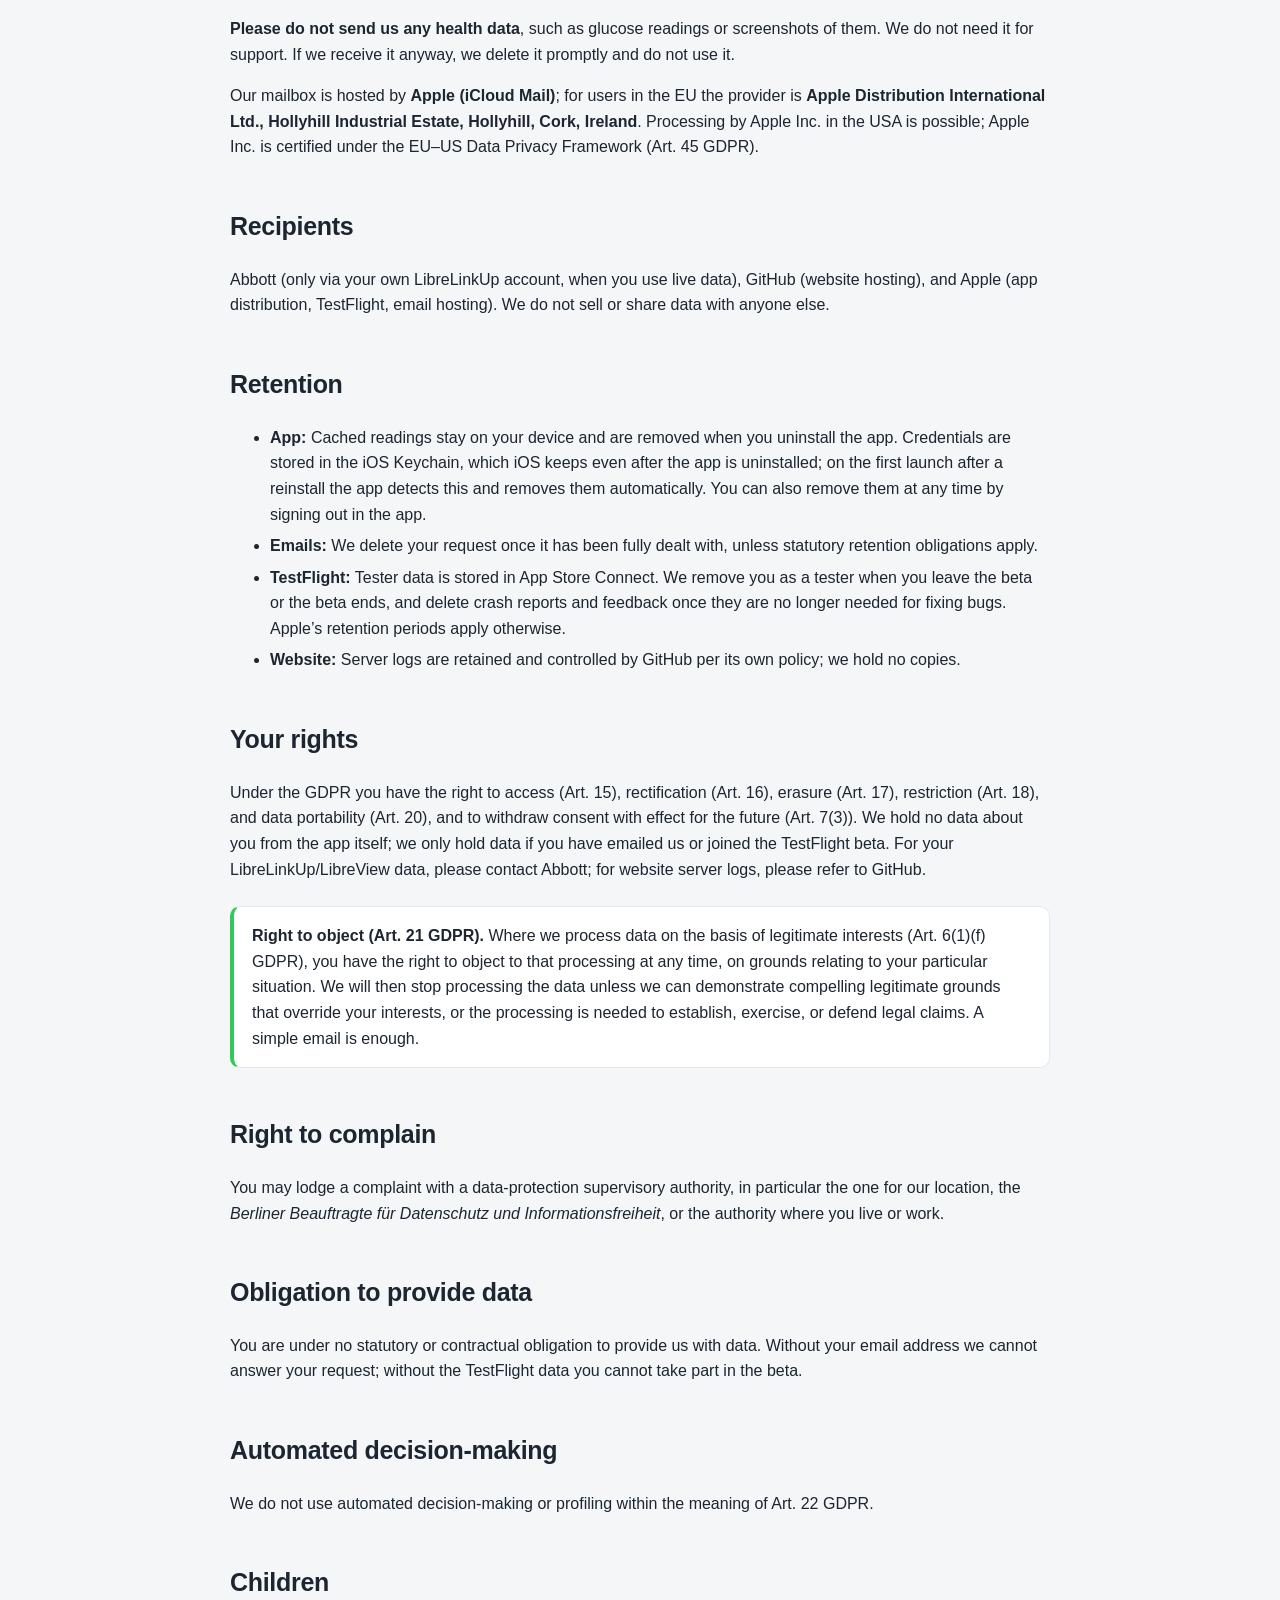
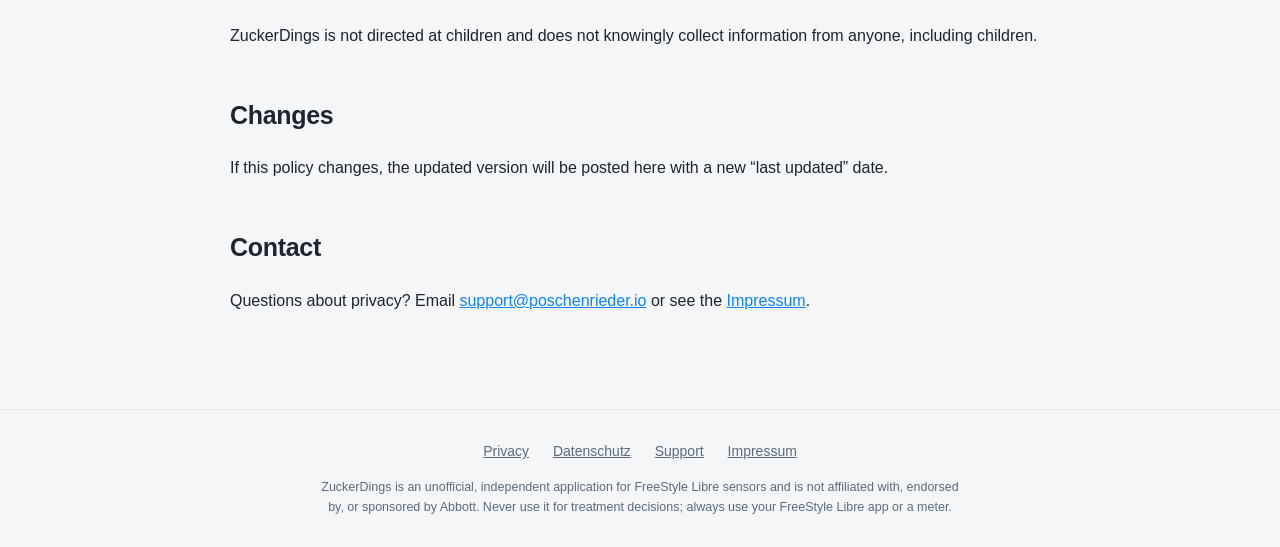
<file: privacy/index.html>
<!doctype html>
<html lang="en">
<head>
  <meta charset="utf-8">
  <meta name="viewport" content="width=device-width, initial-scale=1">
  <title>Privacy Policy: ZuckerDings</title>
  <meta name="description" content="ZuckerDings privacy policy. The app collects no personal data and runs no backend; this website is hosted on GitHub Pages, which processes server-log data.">
  <link rel="stylesheet" href="../style.css">
</head>
<body>
  <header class="site">
    <div class="wrap">
      <a class="brand" href="../"><span class="dot"></span> ZuckerDings</a>
      <nav class="site">
        <a href="../privacy/">Privacy</a>
        <a href="../support/">Support</a>
      </nav>
    </div>
  </header>

  <main>
    <h1>Privacy Policy</h1>
    <p class="lede">Short version: the ZuckerDings app collects nothing: no account with us, no backend, no tracking; everything happens on your device or moves directly between your device and Abbott. We only receive personal data if you email us or join the TestFlight beta. This website is hosted on GitHub Pages, which (like any web server) processes visitors’ IP addresses in its logs.</p>
    <p><em>Last updated: 28 September 2026.</em> A German version is available: <a href="../datenschutz/">Datenschutzerklärung</a>.</p>

    <h2>Controller</h2>
    <p>The controller responsible for data processing under the GDPR is the operator named in the <a href="../impressum/">Impressum / Legal Notice</a>. Contact: <a href="mailto:&#115;&#117;&#112;&#112;&#111;&#114;&#116;&#64;&#112;&#111;&#115;&#99;&#104;&#101;&#110;&#114;&#105;&#101;&#100;&#101;&#114;&#46;&#105;&#111;">&#115;&#117;&#112;&#112;&#111;&#114;&#116;&#64;&#112;&#111;&#115;&#99;&#104;&#101;&#110;&#114;&#105;&#101;&#100;&#101;&#114;&#46;&#105;&#111;</a>.</p>

    <h2>Scope</h2>
    <p>This policy covers <strong>(1) the ZuckerDings iOS app</strong>, <strong>(2) this website</strong> at zuckerdings.poschenrieder.io, <strong>(3) the TestFlight beta</strong> of the app, and <strong>(4) contacting us by email</strong>. The app and the website do not share data.</p>

    <h2>A note on health data</h2>
    <p>Glucose readings are health data (a special category of personal data under <strong>Art. 9 GDPR</strong>). ZuckerDings is built around that: your readings are processed <strong>exclusively on your device</strong> and in <strong>direct transfer between your device and Abbott’s servers</strong>. We operate no servers for the app, so we never receive, see, or store your glucose data at any point.</p>

    <h2>1. The ZuckerDings app</h2>
    <h3>What the app collects</h3>
    <p><strong>Nothing.</strong> The app has no backend server, no analytics, no advertising, no tracking, and no third-party SDKs that collect data. We do not create an account for you, and through the app we never receive, see, or store any of your information. On the App Store the app declares <strong>“Data Not Collected.”</strong> (The only cases in which we do receive data are the TestFlight beta and emails you send us, both described below.)</p>

    <h3>Your LibreLinkUp credentials</h3>
    <p>To show live data you provide your own <strong>LibreLinkUp follower account</strong> email address and password, the same account you already use in Abbott’s LibreLinkUp app to follow a FreeStyle Libre sensor. These credentials:</p>
    <ul>
      <li>are stored only in the <strong>iOS Keychain on your device</strong>;</li>
      <li>are shared with the ZuckerDings widget through a private, on-device App Group container so the widget can refresh;</li>
      <li>are <strong>never transmitted to us</strong> or to any server we control. We operate no servers for the app.</li>
    </ul>

    <h3>Your glucose data</h3>
    <p>When you use live data, the app sends your LibreLinkUp credentials <strong>directly from your device to Abbott’s LibreLinkUp/LibreView cloud</strong> and receives the glucose readings shared with your follower account in return. Those readings are cached locally on your device (in the App Group container) so the widgets can display them and show a “last updated” time. This data is not sent to us or anywhere else.</p>
    <p>The readings are shared with your follower account through LibreLinkUp: the person wearing the sensor invited you there and consented to that sharing with <strong>Abbott</strong>. <strong>Abbott is an independent controller</strong> for the data processed through LibreLinkUp; its handling is governed by Abbott’s own terms and <a href="https://www.abbott.com/privacy-policy.html" rel="noopener" target="_blank">privacy policy</a>, over which we have no control.</p>

    <h3>No processing by us; on-device storage</h3>
    <p>Credentials and glucose readings are processed only on your device, for your own personal use. We have no access to them and do not process them, so there is no processing by us that would require a legal basis under Art. 6 or Art. 9 GDPR. Your own use on your own device is a purely personal activity outside the scope of the GDPR (Art. 2(2)(c) GDPR). Storing credentials and cached readings on your device is strictly necessary to deliver the service you explicitly requested, so it falls under § 25(2) no. 2 TDDDG and requires no separate consent.</p>

    <h3>Apple App Store</h3>
    <p>The app is distributed via the Apple App Store. Apple processes download and usage data as an independent controller under <a href="https://www.apple.com/legal/privacy/" rel="noopener" target="_blank">Apple’s privacy policy</a>. If you have chosen in iOS to share analytics with app developers, Apple gives us only aggregated, non-personal statistics in App Store Connect (for example, numbers of installs or crashes).</p>

    <h2>2. This website</h2>
    <p>This website is static and hosted on <strong>GitHub Pages</strong>, delivered via GitHub’s content-delivery network. The provider is <strong>GitHub B.V., Prins Bernhardplein 200, 1097 JB Amsterdam, the Netherlands</strong>, or <strong>GitHub, Inc., 88 Colin P. Kelly Jr. Street, San Francisco, CA 94107, USA</strong>.</p>
    <ul>
      <li><strong>Server logs.</strong> When you visit, GitHub automatically processes technical access data — including your <strong>IP address</strong>, date and time, the page requested, referrer, and browser/user-agent string. According to GitHub, it logs and stores the IP addresses of visitors to GitHub Pages sites for security purposes; it does so under its own responsibility. We have no access to these logs. <strong>Legal basis</strong> for delivering the website via GitHub: Art. 6(1)(f) GDPR (legitimate interest in delivering the site securely, reliably, and at low cost).</li>
      <li><strong>No cookies, no analytics, no tracking, no external fonts or CDNs.</strong> The site sets no cookies and loads no third-party scripts or fonts, so no consent banner is required (§ 25 TDDDG).</li>
      <li><strong>International transfer.</strong> GitHub is part of the Microsoft group, headquartered in the USA. Processing in the USA takes place on the basis of the EU–US Data Privacy Framework, under which GitHub is certified (Art. 45 GDPR). See <a href="https://docs.github.com/site-policy/privacy-policies/github-general-privacy-statement" rel="noopener" target="_blank">GitHub’s privacy statement</a>.</li>
    </ul>

    <h2>3. TestFlight beta</h2>
    <p>Before release you can test the app through Apple’s <strong>TestFlight</strong> service. Unlike the released app, this means we receive data about you via Apple (App Store Connect):</p>
    <ul>
      <li><strong>No name or email address:</strong> if you join via the public TestFlight link, we only see you as an <strong>anonymous tester</strong> (we do not receive your name or email address). Only Apple knows your Apple ID. Only if we invite you by email as an exception do we see the name and email address we entered for that;</li>
      <li><strong>Technical data:</strong> device model, iOS version, app version, number of sessions, and <strong>crash reports</strong>;</li>
      <li><strong>Feedback</strong> you choose to send through TestFlight, including comments and <strong>screenshots</strong>.</li>
    </ul>
    <p><strong>Purpose and legal basis:</strong> managing your participation in the beta (Art. 6(1)(b) GDPR), and fixing bugs and improving the app using crash reports and feedback (Art. 6(1)(f) GDPR; legitimate interest in a stable, bug-free app). <strong>Please do not send screenshots or comments that show glucose readings or any other health data.</strong> We do not need or want such data. If we receive it anyway, we delete that feedback promptly and do not use it.</p>
    <p>Apple also processes your TestFlight data as an independent controller; see <a href="https://www.apple.com/legal/privacy/" rel="noopener" target="_blank">Apple’s privacy policy</a> and the privacy information in the TestFlight app. Participation is voluntary and you can leave the beta at any time in TestFlight.</p>

    <h2>4. Contacting us by email</h2>
    <p>If you email us, we process your email address, your name (if given), and the content of your message to answer your request. <strong>Legal basis:</strong> Art. 6(1)(b) GDPR where your request concerns using the app, otherwise Art. 6(1)(f) GDPR (legitimate interest in answering enquiries).</p>
    <p><strong>Please do not send us any health data</strong>, such as glucose readings or screenshots of them. We do not need it for support. If we receive it anyway, we delete it promptly and do not use it.</p>
    <p>Our mailbox is hosted by <strong>Apple (iCloud Mail)</strong>; for users in the EU the provider is <strong>Apple Distribution International Ltd., Hollyhill Industrial Estate, Hollyhill, Cork, Ireland</strong>. Processing by Apple Inc. in the USA is possible; Apple Inc. is certified under the EU–US Data Privacy Framework (Art. 45 GDPR).</p>

    <h2>Recipients</h2>
    <p>Abbott (only via your own LibreLinkUp account, when you use live data), GitHub (website hosting), and Apple (app distribution, TestFlight, email hosting). We do not sell or share data with anyone else.</p>

    <h2>Retention</h2>
    <ul>
      <li><strong>App:</strong> Cached readings stay on your device and are removed when you uninstall the app. Credentials are stored in the iOS Keychain, which iOS keeps even after the app is uninstalled; on the first launch after a reinstall the app detects this and removes them automatically. You can also remove them at any time by signing out in the app.</li>
      <li><strong>Emails:</strong> We delete your request once it has been fully dealt with, unless statutory retention obligations apply.</li>
      <li><strong>TestFlight:</strong> Tester data is stored in App Store Connect. We remove you as a tester when you leave the beta or the beta ends, and delete crash reports and feedback once they are no longer needed for fixing bugs. Apple’s retention periods apply otherwise.</li>
      <li><strong>Website:</strong> Server logs are retained and controlled by GitHub per its own policy; we hold no copies.</li>
    </ul>

    <h2>Your rights</h2>
    <p>Under the GDPR you have the right to access (Art. 15), rectification (Art. 16), erasure (Art. 17), restriction (Art. 18), and data portability (Art. 20), and to withdraw consent with effect for the future (Art. 7(3)). We hold no data about you from the app itself; we only hold data if you have emailed us or joined the TestFlight beta. For your LibreLinkUp/LibreView data, please contact Abbott; for website server logs, please refer to GitHub.</p>

    <div class="note">
      <strong>Right to object (Art. 21 GDPR).</strong> Where we process data on the basis of legitimate interests (Art. 6(1)(f) GDPR), you have the right to object to that processing at any time, on grounds relating to your particular situation. We will then stop processing the data unless we can demonstrate compelling legitimate grounds that override your interests, or the processing is needed to establish, exercise, or defend legal claims. A simple email is enough.
    </div>

    <h2>Right to complain</h2>
    <p>You may lodge a complaint with a data-protection supervisory authority, in particular the one for our location, the <em>Berliner Beauftragte für Datenschutz und Informationsfreiheit</em>, or the authority where you live or work.</p>

    <h2>Obligation to provide data</h2>
    <p>You are under no statutory or contractual obligation to provide us with data. Without your email address we cannot answer your request; without the TestFlight data you cannot take part in the beta.</p>

    <h2>Automated decision-making</h2>
    <p>We do not use automated decision-making or profiling within the meaning of Art. 22 GDPR.</p>

    <h2>Children</h2>
    <p>ZuckerDings is not directed at children and does not knowingly collect information from anyone, including children.</p>

    <h2>Changes</h2>
    <p>If this policy changes, the updated version will be posted here with a new “last updated” date.</p>

    <h2>Contact</h2>
    <p>Questions about privacy? Email <a href="mailto:&#115;&#117;&#112;&#112;&#111;&#114;&#116;&#64;&#112;&#111;&#115;&#99;&#104;&#101;&#110;&#114;&#105;&#101;&#100;&#101;&#114;&#46;&#105;&#111;">&#115;&#117;&#112;&#112;&#111;&#114;&#116;&#64;&#112;&#111;&#115;&#99;&#104;&#101;&#110;&#114;&#105;&#101;&#100;&#101;&#114;&#46;&#105;&#111;</a> or see the <a href="../impressum/">Impressum</a>.</p>
  </main>

  <footer class="site">
    <a href="../privacy/">Privacy</a>
    <a href="../datenschutz/">Datenschutz</a>
    <a href="../support/">Support</a>
    <a href="../impressum/">Impressum</a>
    <span class="disclaimer">
      ZuckerDings is an unofficial, independent application for FreeStyle Libre sensors and is not affiliated with, endorsed by, or sponsored by Abbott. Never use it for treatment decisions; always use your FreeStyle Libre app or a meter.
    </span>
  </footer>
</body>
</html>
</file>
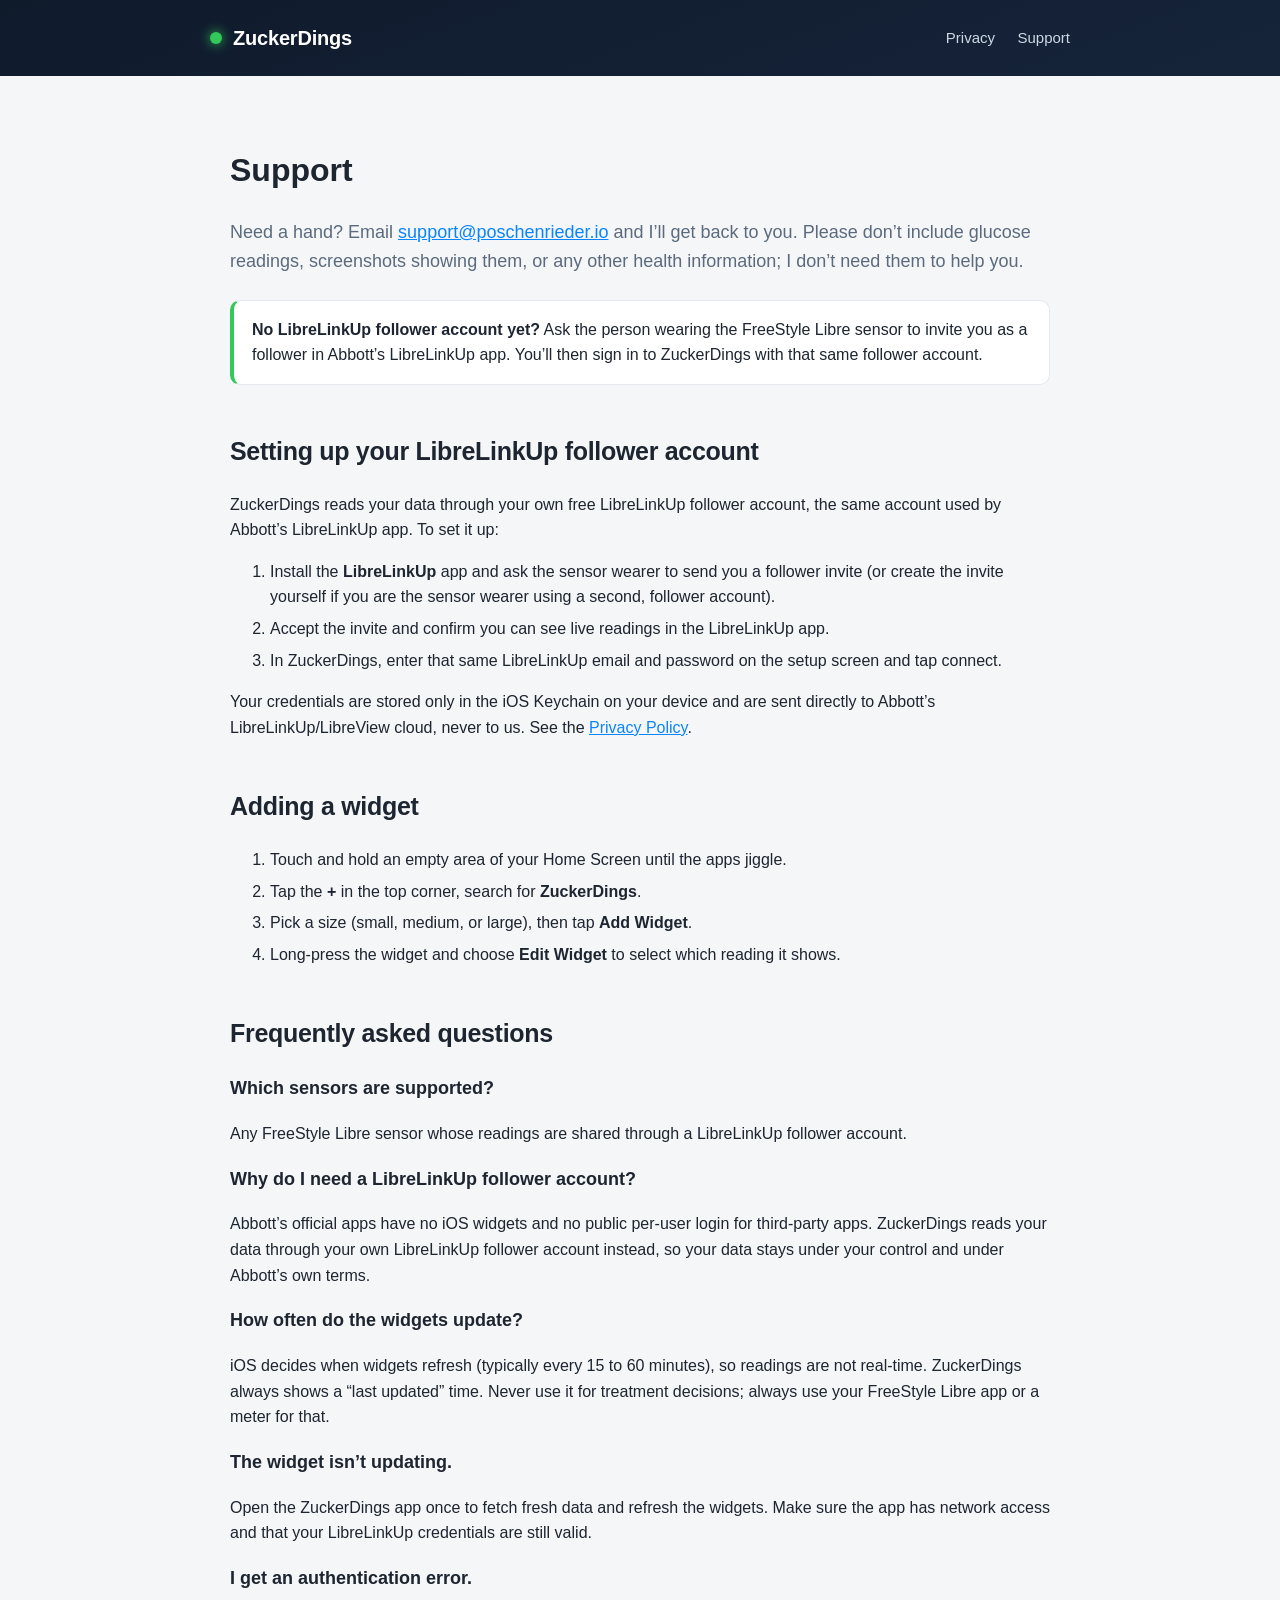
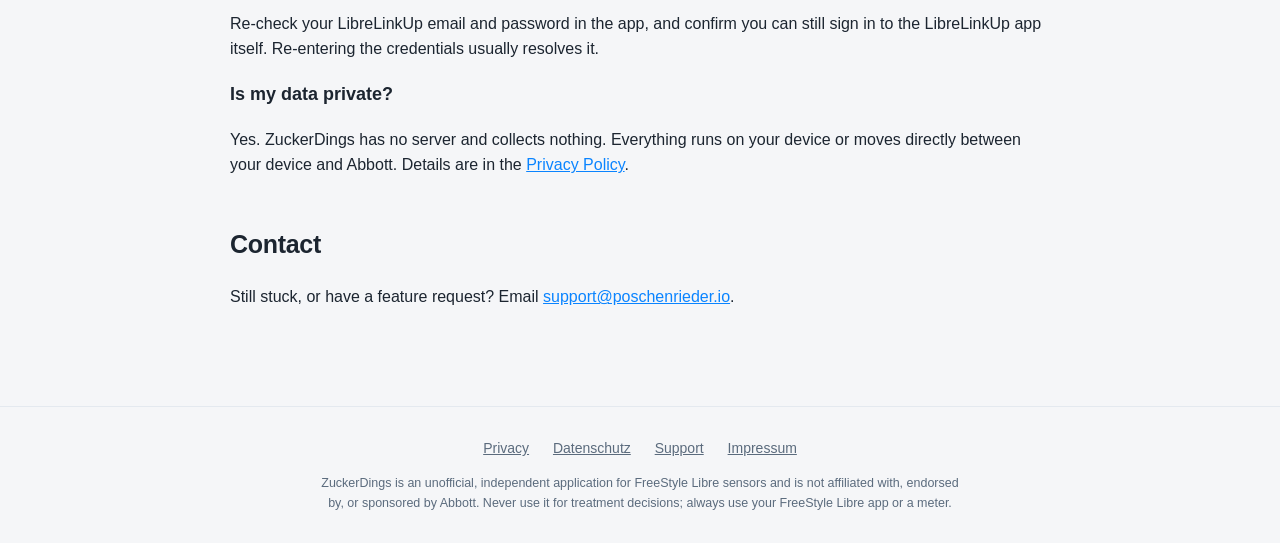
<file: support/index.html>
<!doctype html>
<html lang="en">
<head>
  <meta charset="utf-8">
  <meta name="viewport" content="width=device-width, initial-scale=1">
  <title>Support: ZuckerDings</title>
  <meta name="description" content="ZuckerDings support: how to set up your LibreLinkUp follower account, add widgets, troubleshooting, and contact.">
  <link rel="stylesheet" href="../style.css">
</head>
<body>
  <header class="site">
    <div class="wrap">
      <a class="brand" href="../"><span class="dot"></span> ZuckerDings</a>
      <nav class="site">
        <a href="../privacy/">Privacy</a>
        <a href="../support/">Support</a>
      </nav>
    </div>
  </header>

  <main>
    <h1>Support</h1>
    <p class="lede">Need a hand? Email <a href="mailto:&#115;&#117;&#112;&#112;&#111;&#114;&#116;&#64;&#112;&#111;&#115;&#99;&#104;&#101;&#110;&#114;&#105;&#101;&#100;&#101;&#114;&#46;&#105;&#111;">&#115;&#117;&#112;&#112;&#111;&#114;&#116;&#64;&#112;&#111;&#115;&#99;&#104;&#101;&#110;&#114;&#105;&#101;&#100;&#101;&#114;&#46;&#105;&#111;</a> and I’ll get back to you. Please don’t include glucose readings, screenshots showing them, or any other health information; I don’t need them to help you.</p>

    <div class="note">
      <strong>No LibreLinkUp follower account yet?</strong> Ask the person wearing the FreeStyle Libre sensor to invite you as a follower in Abbott’s LibreLinkUp app. You’ll then sign in to ZuckerDings with that same follower account.
    </div>

    <h2>Setting up your LibreLinkUp follower account</h2>
    <p>ZuckerDings reads your data through your own free LibreLinkUp follower account, the same account used by Abbott’s LibreLinkUp app. To set it up:</p>
    <ol>
      <li>Install the <strong>LibreLinkUp</strong> app and ask the sensor wearer to send you a follower invite (or create the invite yourself if you are the sensor wearer using a second, follower account).</li>
      <li>Accept the invite and confirm you can see live readings in the LibreLinkUp app.</li>
      <li>In ZuckerDings, enter that same LibreLinkUp email and password on the setup screen and tap connect.</li>
    </ol>
    <p>Your credentials are stored only in the iOS Keychain on your device and are sent directly to Abbott’s LibreLinkUp/LibreView cloud, never to us. See the <a href="../privacy/">Privacy Policy</a>.</p>

    <h2>Adding a widget</h2>
    <ol>
      <li>Touch and hold an empty area of your Home Screen until the apps jiggle.</li>
      <li>Tap the <strong>+</strong> in the top corner, search for <strong>ZuckerDings</strong>.</li>
      <li>Pick a size (small, medium, or large), then tap <strong>Add Widget</strong>.</li>
      <li>Long-press the widget and choose <strong>Edit Widget</strong> to select which reading it shows.</li>
    </ol>

    <h2>Frequently asked questions</h2>

    <h3>Which sensors are supported?</h3>
    <p>Any FreeStyle Libre sensor whose readings are shared through a LibreLinkUp follower account.</p>

    <h3>Why do I need a LibreLinkUp follower account?</h3>
    <p>Abbott’s official apps have no iOS widgets and no public per-user login for third-party apps. ZuckerDings reads your data through your own LibreLinkUp follower account instead, so your data stays under your control and under Abbott’s own terms.</p>

    <h3>How often do the widgets update?</h3>
    <p>iOS decides when widgets refresh (typically every 15 to 60 minutes), so readings are not real-time. ZuckerDings always shows a “last updated” time. Never use it for treatment decisions; always use your FreeStyle Libre app or a meter for that.</p>

    <h3>The widget isn’t updating.</h3>
    <p>Open the ZuckerDings app once to fetch fresh data and refresh the widgets. Make sure the app has network access and that your LibreLinkUp credentials are still valid.</p>

    <h3>I get an authentication error.</h3>
    <p>Re-check your LibreLinkUp email and password in the app, and confirm you can still sign in to the LibreLinkUp app itself. Re-entering the credentials usually resolves it.</p>

    <h3>Is my data private?</h3>
    <p>Yes. ZuckerDings has no server and collects nothing. Everything runs on your device or moves directly between your device and Abbott. Details are in the <a href="../privacy/">Privacy Policy</a>.</p>

    <h2>Contact</h2>
    <p>Still stuck, or have a feature request? Email <a href="mailto:&#115;&#117;&#112;&#112;&#111;&#114;&#116;&#64;&#112;&#111;&#115;&#99;&#104;&#101;&#110;&#114;&#105;&#101;&#100;&#101;&#114;&#46;&#105;&#111;">&#115;&#117;&#112;&#112;&#111;&#114;&#116;&#64;&#112;&#111;&#115;&#99;&#104;&#101;&#110;&#114;&#105;&#101;&#100;&#101;&#114;&#46;&#105;&#111;</a>.</p>
  </main>

  <footer class="site">
    <a href="../privacy/">Privacy</a>
    <a href="../datenschutz/">Datenschutz</a>
    <a href="../support/">Support</a>
    <a href="../impressum/">Impressum</a>
    <span class="disclaimer">
      ZuckerDings is an unofficial, independent application for FreeStyle Libre sensors and is not affiliated with, endorsed by, or sponsored by Abbott. Never use it for treatment decisions; always use your FreeStyle Libre app or a meter.
    </span>
  </footer>
</body>
</html>
</file>
<file: style.css>
:root {
  /* Dark surfaces — match the app icon + widgets */
  --navy: #0f1a2b;
  --navy-soft: #16243a;
  --hero-top: #0e1626;
  --hero-bottom: #05070d;
  --widget-card: #1b2029;
  --widget-line: rgba(255, 255, 255, .08);

  /* Air-quality traffic light (iOS system colors) */
  --good: #34c759;
  --fair: #ffcc00;
  --poor: #ff3b30;

  /* Actions — the app's iOS blue */
  --blue: #0a84ff;
  --blue-ink: #0064d2;

  /* Light body */
  --ink: #1c2530;
  --muted: #5b6b7d;
  --line: #e4e9ef;
  --bg: #f5f6f8;
  --card: #ffffff;
}

* { box-sizing: border-box; }

html { -webkit-text-size-adjust: 100%; scroll-behavior: smooth; }

body {
  margin: 0;
  font-family: -apple-system, BlinkMacSystemFont, "Segoe UI", Roboto, Helvetica, Arial, sans-serif;
  color: var(--ink);
  background: var(--bg);
  line-height: 1.6;
  -webkit-font-smoothing: antialiased;
}

a { color: var(--blue); }
a:hover { color: var(--blue-ink); }

/* ---------- Header ---------- */

header.site {
  background: linear-gradient(160deg, var(--navy) 0%, var(--navy-soft) 100%);
  color: #fff;
  padding: 22px 20px;
}

header.site .wrap { display: flex; align-items: center; justify-content: space-between; gap: 16px; flex-wrap: wrap; }

.brand { display: flex; align-items: center; gap: 11px; text-decoration: none; color: #fff; font-weight: 700; font-size: 20px; letter-spacing: -.2px; }
.brand .dot { width: 12px; height: 12px; border-radius: 50%; background: var(--good); box-shadow: 0 0 12px var(--good); }

nav.site a { color: #cdd8e6; text-decoration: none; margin-left: 18px; font-size: 15px; }
nav.site a:hover { color: #fff; }

.wrap { max-width: 860px; margin: 0 auto; }

main { max-width: 860px; margin: 0 auto; padding: 48px 20px 80px; }

/* ---------- Hero (dark, widget-style) ---------- */

.hero {
  background:
    radial-gradient(120% 90% at 50% -10%, rgba(52, 199, 89, .12) 0%, rgba(10, 132, 255, .06) 38%, transparent 70%),
    linear-gradient(180deg, var(--hero-top) 0%, var(--hero-bottom) 100%);
  color: #fff;
  text-align: center;
  padding: 56px 20px 64px;
}

.hero .inner { max-width: 760px; margin: 0 auto; }

.pill {
  display: inline-block;
  background: rgba(52, 199, 89, .14);
  color: #7ee2a0;
  border: 1px solid rgba(52, 199, 89, .35);
  padding: 6px 14px;
  border-radius: 999px;
  font-size: 13px;
  font-weight: 600;
  margin-bottom: 26px;
}

.hero h1 { font-size: 42px; line-height: 1.12; margin: 0 0 16px; letter-spacing: -.6px; color: #fff; }
.hero p.tag { font-size: 20px; color: #aeb9c8; margin: 0 auto 30px; max-width: 560px; }

/* Widget mockup card */
.widget {
  width: 340px;
  max-width: 100%;
  margin: 0 auto 34px;
  background: linear-gradient(180deg, #20262f 0%, var(--widget-card) 100%);
  border: 1px solid var(--widget-line);
  border-radius: 24px;
  padding: 20px 22px;
  text-align: left;
  box-shadow: 0 24px 60px -20px rgba(0, 0, 0, .7), inset 0 1px 0 rgba(255, 255, 255, .04);
}
.widget .w-top { display: flex; align-items: center; justify-content: space-between; margin-bottom: 16px; }
.widget .w-room { color: #fff; font-weight: 600; font-size: 16px; }
.widget .w-refresh { color: #6f7c8c; font-size: 17px; }
.widget .w-grid { display: grid; grid-template-columns: 1fr 1fr; gap: 14px 18px; }
.widget .w-cell .w-label { display: flex; align-items: center; gap: 7px; color: #8a96a5; font-size: 12.5px; margin-bottom: 2px; }
.widget .w-cell .w-val { color: #fff; font-size: 19px; font-weight: 600; letter-spacing: -.2px; }
.widget .w-foot { color: #5d6878; font-size: 11.5px; margin-top: 16px; }

.dot { width: 9px; height: 9px; border-radius: 50%; display: inline-block; flex: none; }
.dot.good { background: var(--good); }
.dot.fair { background: var(--fair); }
.dot.poor { background: var(--poor); }

/* Sensor chips */
.chips { display: flex; flex-wrap: wrap; gap: 9px; justify-content: center; margin: 0 auto 30px; max-width: 560px; }
.chip {
  display: inline-flex; align-items: center; gap: 7px;
  background: rgba(255, 255, 255, .06);
  border: 1px solid rgba(255, 255, 255, .1);
  color: #d6deea;
  padding: 6px 13px;
  border-radius: 999px;
  font-size: 13.5px;
  font-weight: 500;
}

.store-note { color: #8794a4; font-size: 14px; margin: 0; }
.store-note strong { color: #c7d1de; font-weight: 600; }

/* ---------- Screenshot gallery ---------- */

.shots {
  display: flex;
  gap: 22px;
  overflow-x: auto;
  padding: 8px 4px 22px;
  margin: 8px -4px 0;
  scroll-snap-type: x mandatory;
  -webkit-overflow-scrolling: touch;
}
.shot { flex: 0 0 auto; width: 232px; scroll-snap-align: center; text-align: center; }
.shot .frame {
  background: #0b0d11;
  border-radius: 38px;
  padding: 9px;
  border: 1px solid #d3d9e2;
  box-shadow: 0 16px 40px -16px rgba(15, 26, 43, .45);
}
.shot .frame img { display: block; width: 100%; border-radius: 30px; }
.shot .cap { margin-top: 12px; font-size: 14px; color: var(--muted); font-weight: 500; }

/* ---------- Feature cards ---------- */

.features { display: grid; grid-template-columns: repeat(auto-fit, minmax(220px, 1fr)); gap: 18px; margin: 30px 0; }
.card { background: var(--card); border: 1px solid var(--line); border-radius: 14px; padding: 22px; }
.card .ic { width: 11px; height: 11px; border-radius: 50%; display: inline-block; margin-bottom: 12px; background: var(--good); box-shadow: 0 0 10px rgba(52, 199, 89, .5); }
.card .ic.fair { background: var(--fair); box-shadow: 0 0 10px rgba(255, 204, 0, .5); }
.card .ic.poor { background: var(--poor); box-shadow: 0 0 10px rgba(255, 59, 48, .5); }
.card h3 { margin: 0 0 8px; font-size: 17px; }
.card p { margin: 0; color: var(--muted); font-size: 15px; }

h1, h2, h3 { color: var(--ink); }
h2 { font-size: 25px; margin-top: 46px; letter-spacing: -.3px; }
h3 { font-size: 18px; }

.lede { font-size: 18px; color: var(--muted); }

/* Works-with chips (light) */
.devices { display: flex; flex-wrap: wrap; gap: 9px; margin: 18px 0 6px; padding: 0; list-style: none; }
.devices li {
  background: var(--card); border: 1px solid var(--line); color: var(--ink);
  padding: 7px 14px; border-radius: 999px; font-size: 14px; font-weight: 500; margin: 0;
}

.note { background: var(--card); border: 1px solid var(--line); border-left: 4px solid var(--good); border-radius: 10px; padding: 16px 18px; margin: 24px 0; }
.note strong { color: var(--ink); }

ol li, ul li { margin: 6px 0; }

/* ---------- Footer ---------- */

footer.site { border-top: 1px solid var(--line); padding: 30px 20px; text-align: center; color: var(--muted); font-size: 14px; }
footer.site a { color: var(--muted); margin: 0 10px; }
footer.site .disclaimer { display: block; margin-top: 14px; font-size: 12.5px; max-width: 640px; margin-left: auto; margin-right: auto; }

code { background: #eef2f7; padding: 2px 6px; border-radius: 5px; font-size: 90%; }

/* ---------- Responsive ---------- */

@media (max-width: 540px) {
  .hero { padding: 40px 18px 48px; }
  .hero h1 { font-size: 32px; }
  .hero p.tag { font-size: 18px; }
  h2 { font-size: 22px; }
}
</file>
